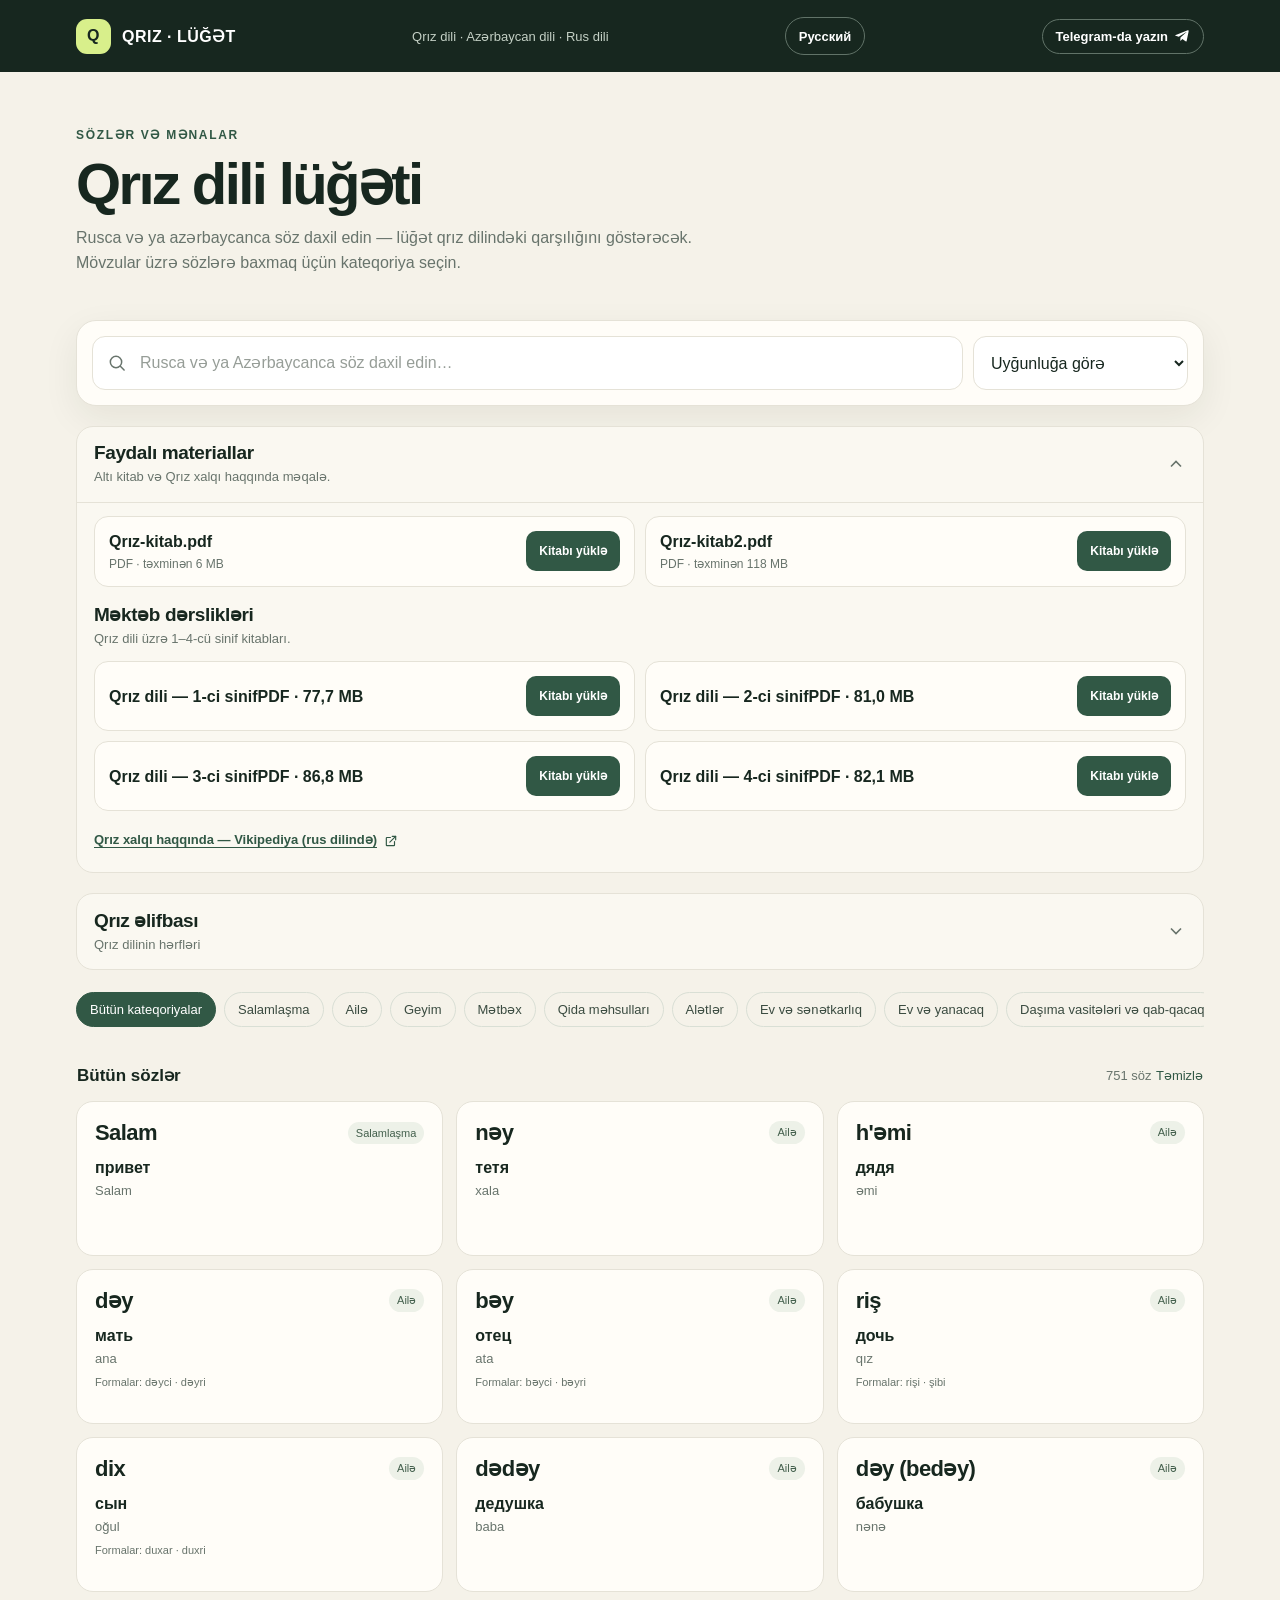
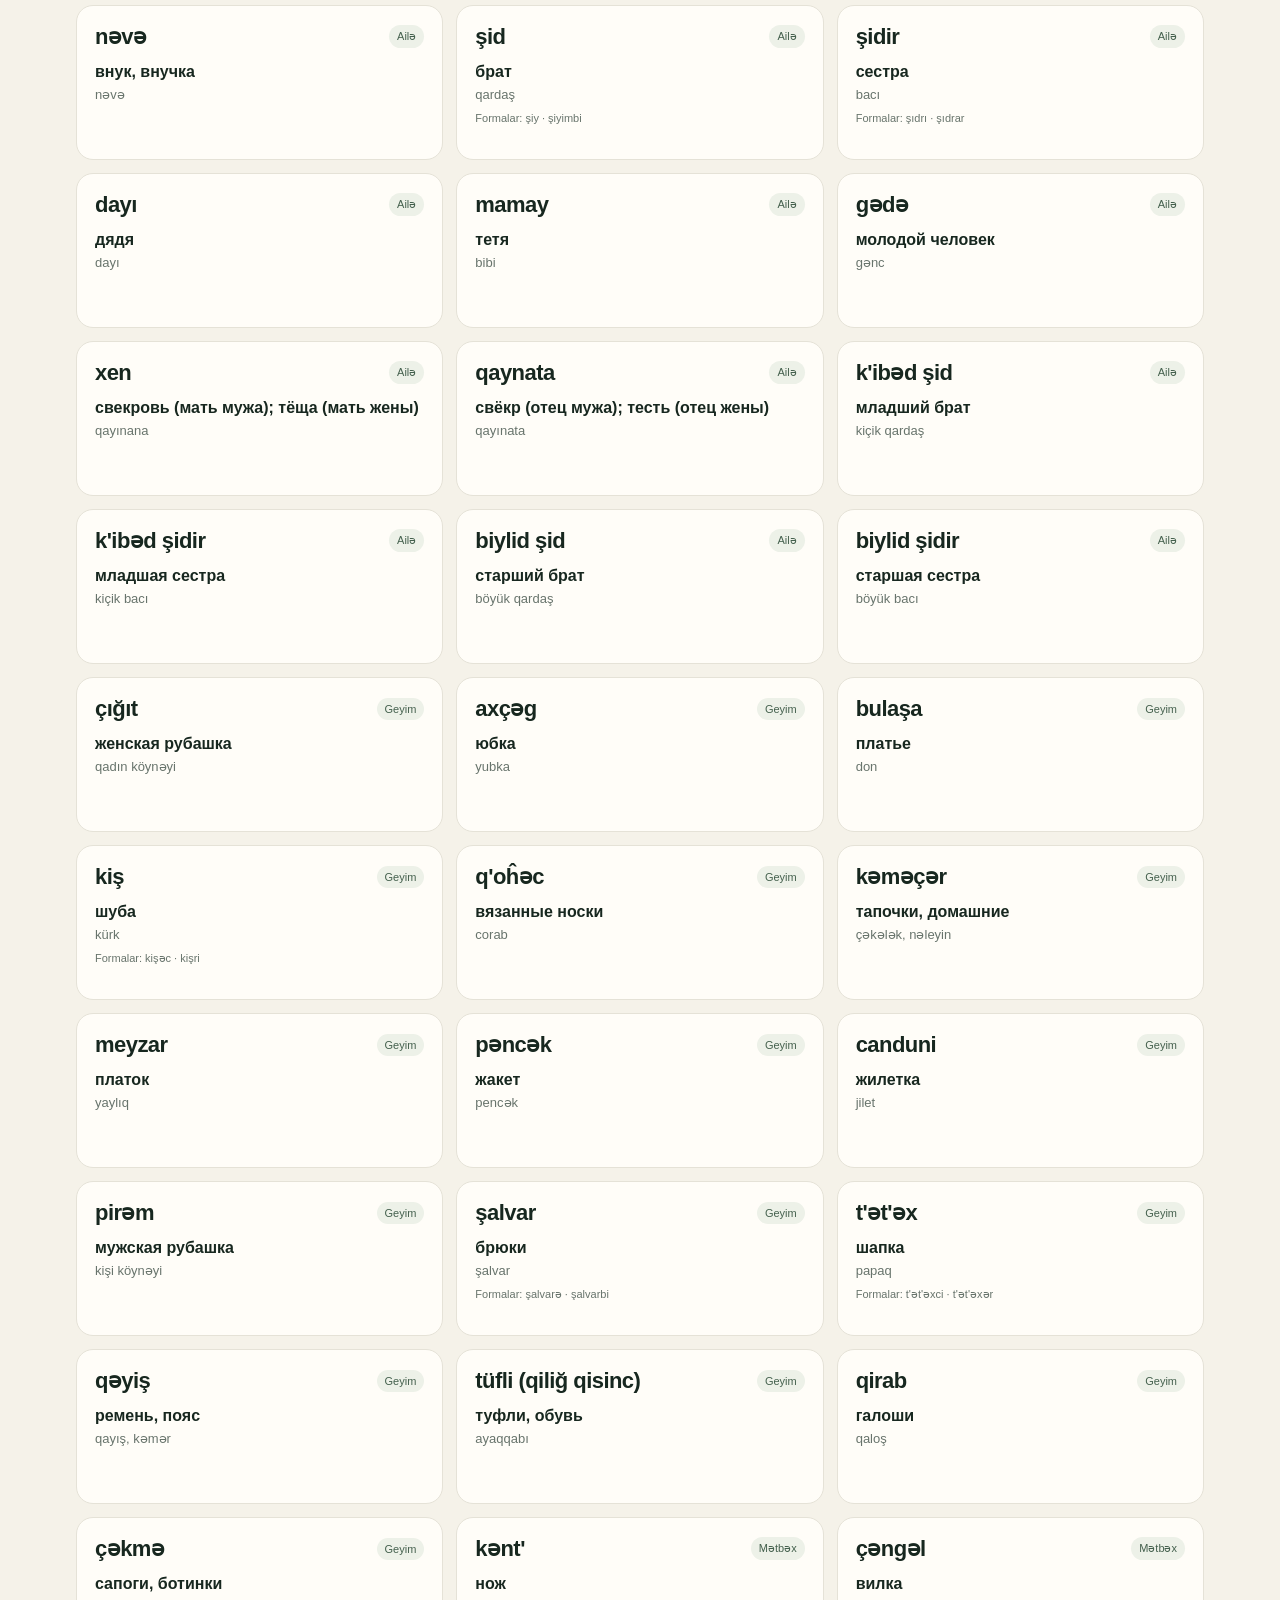
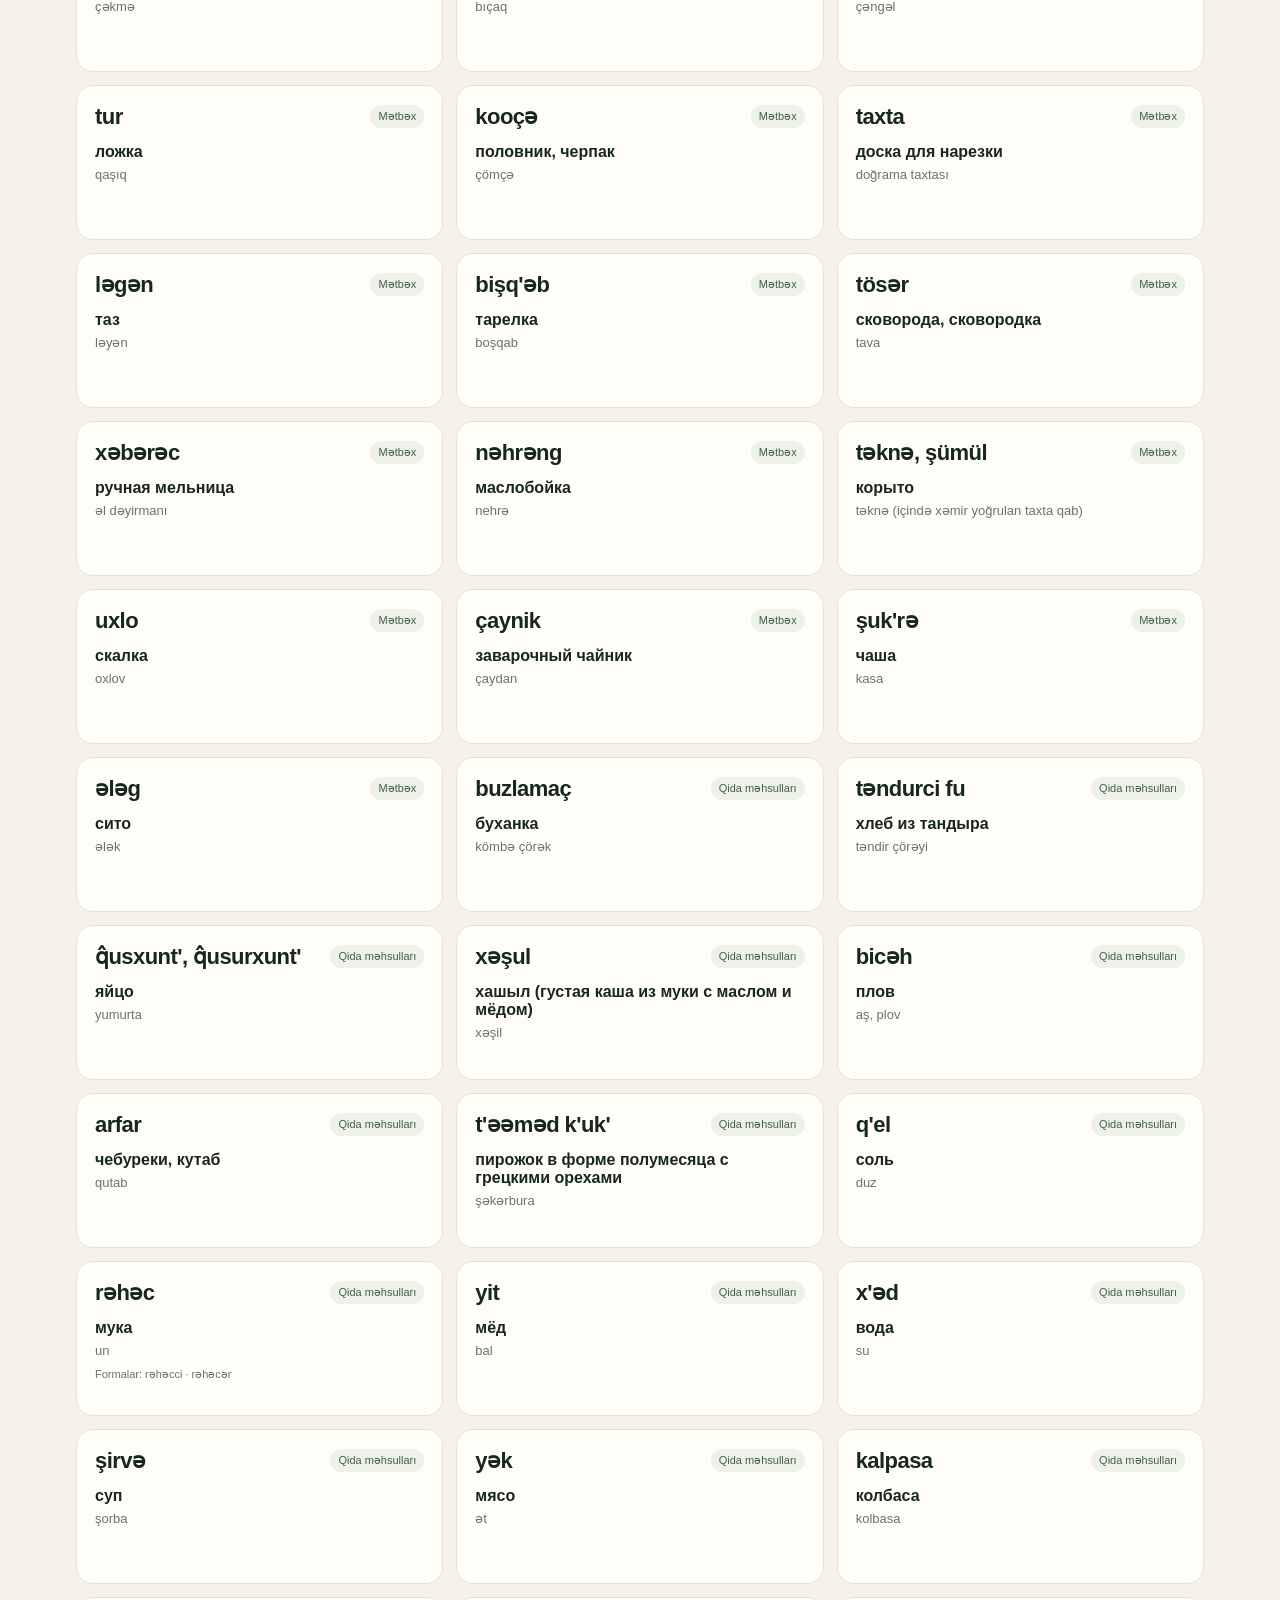
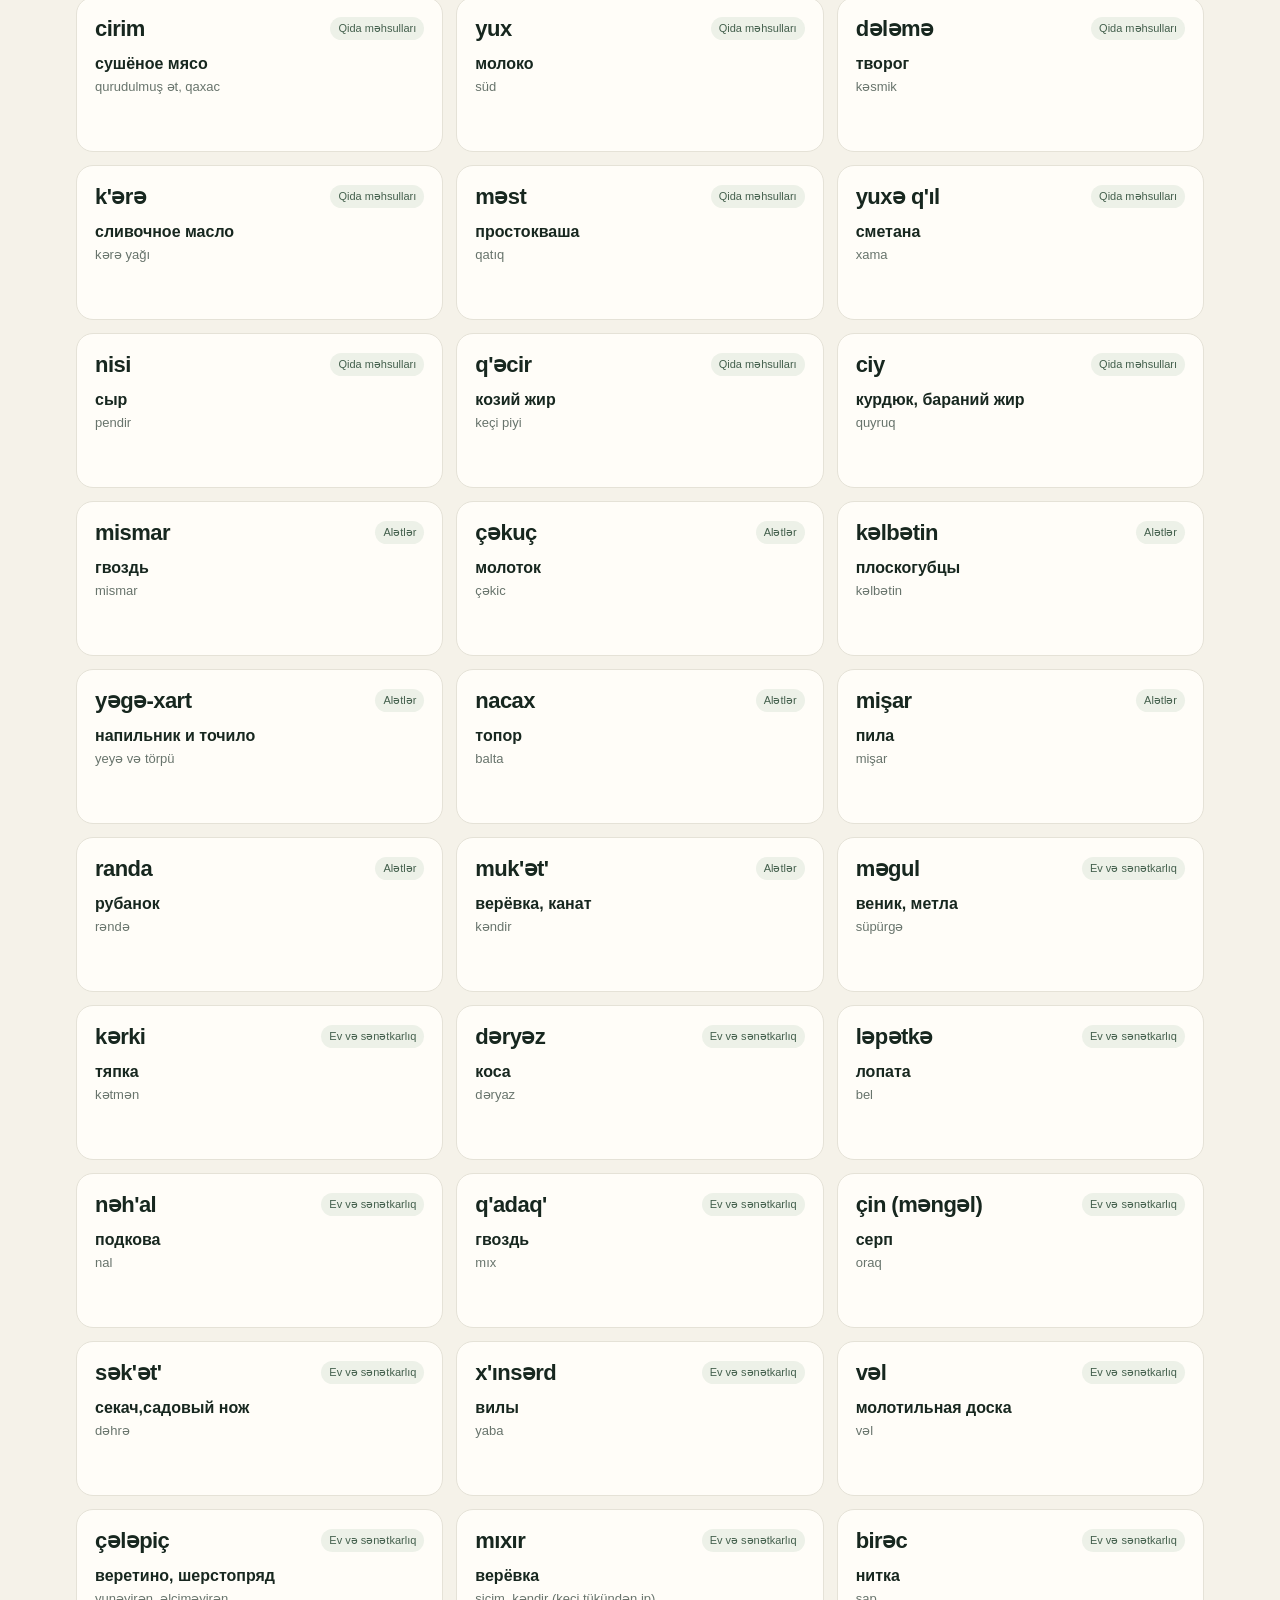
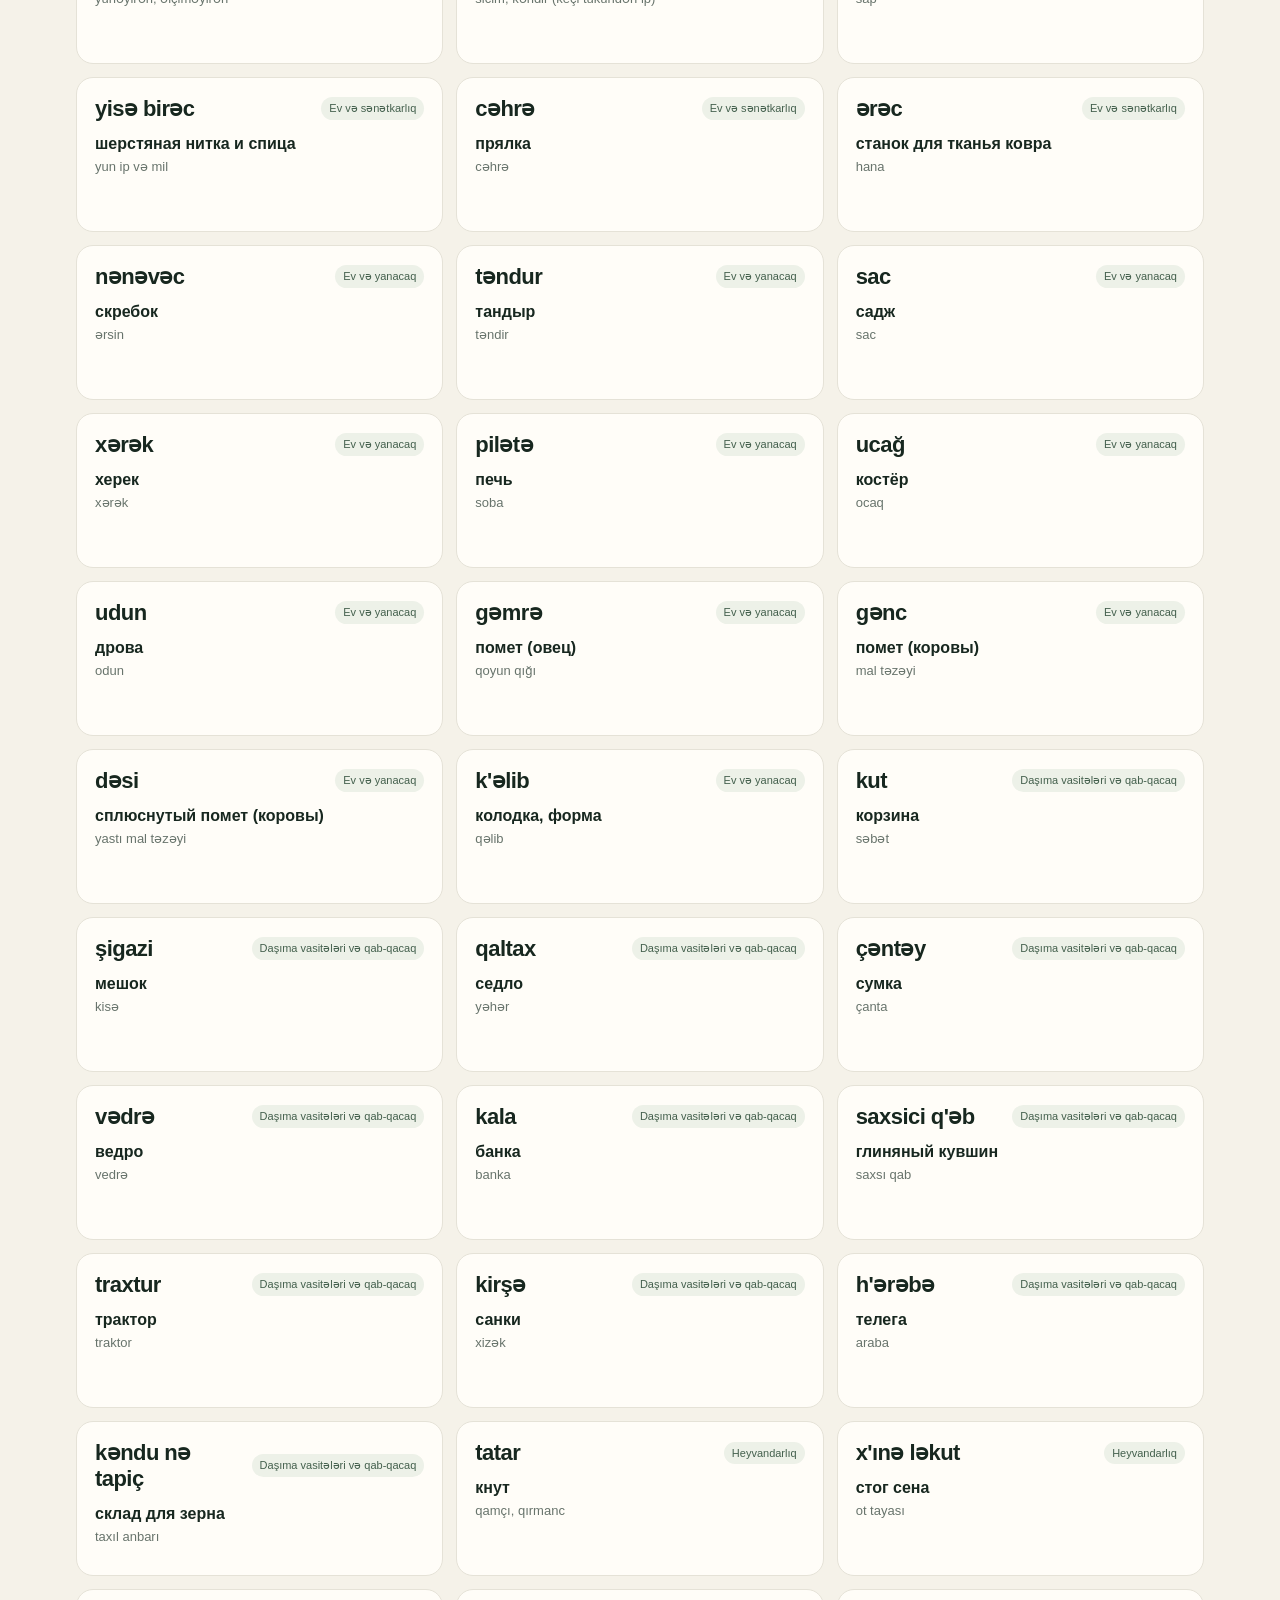
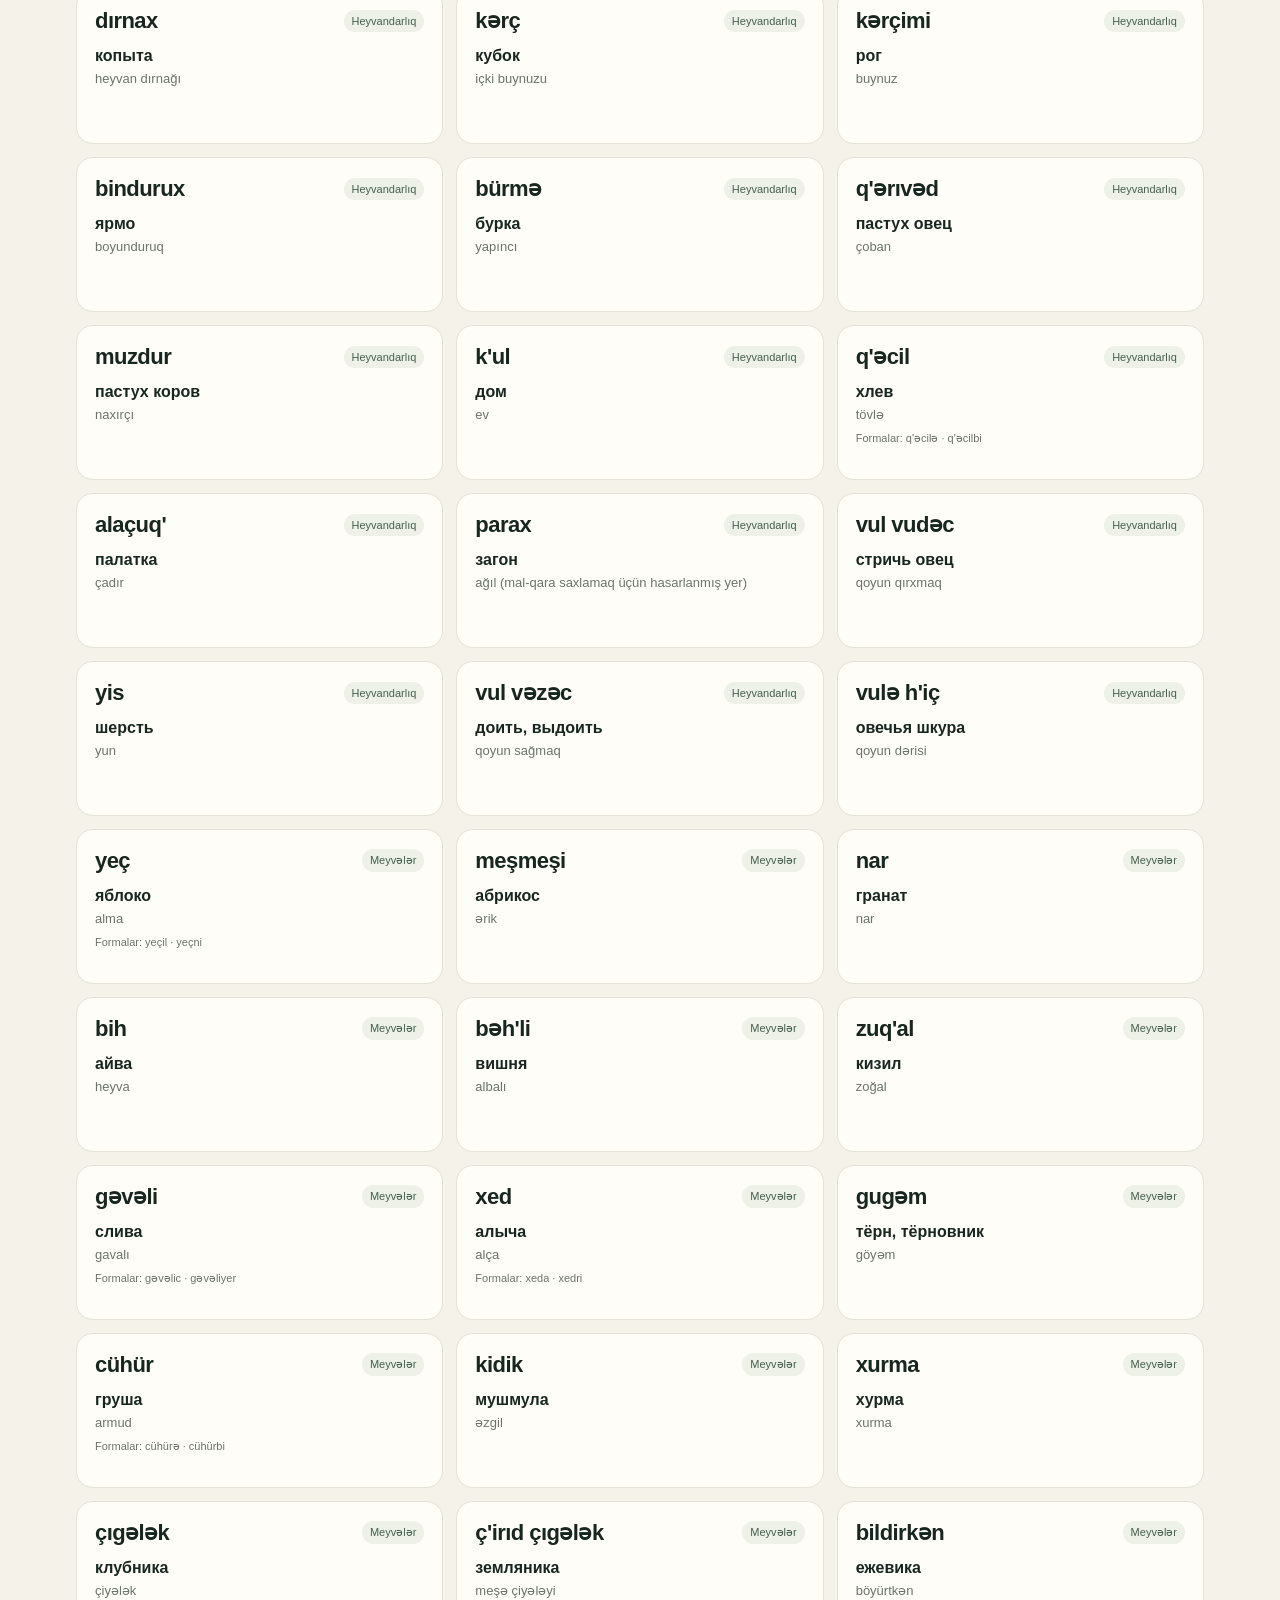
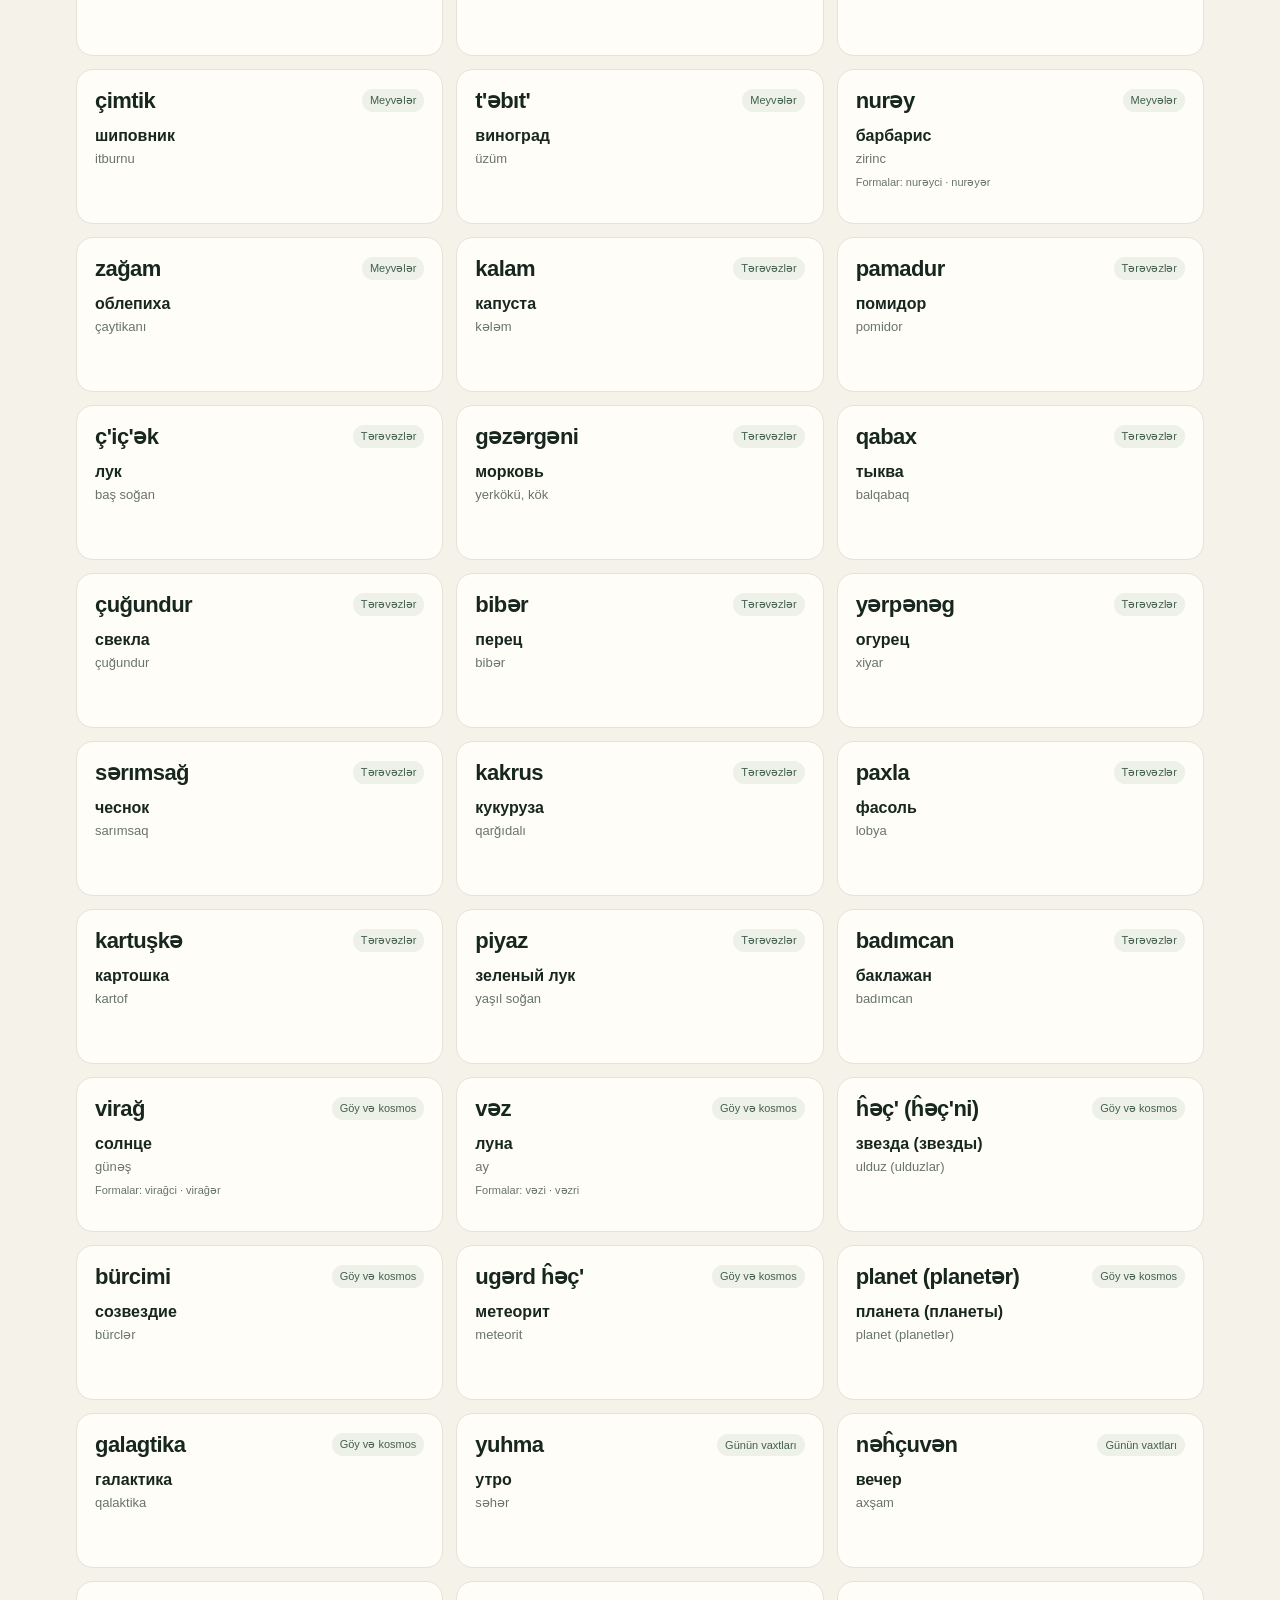
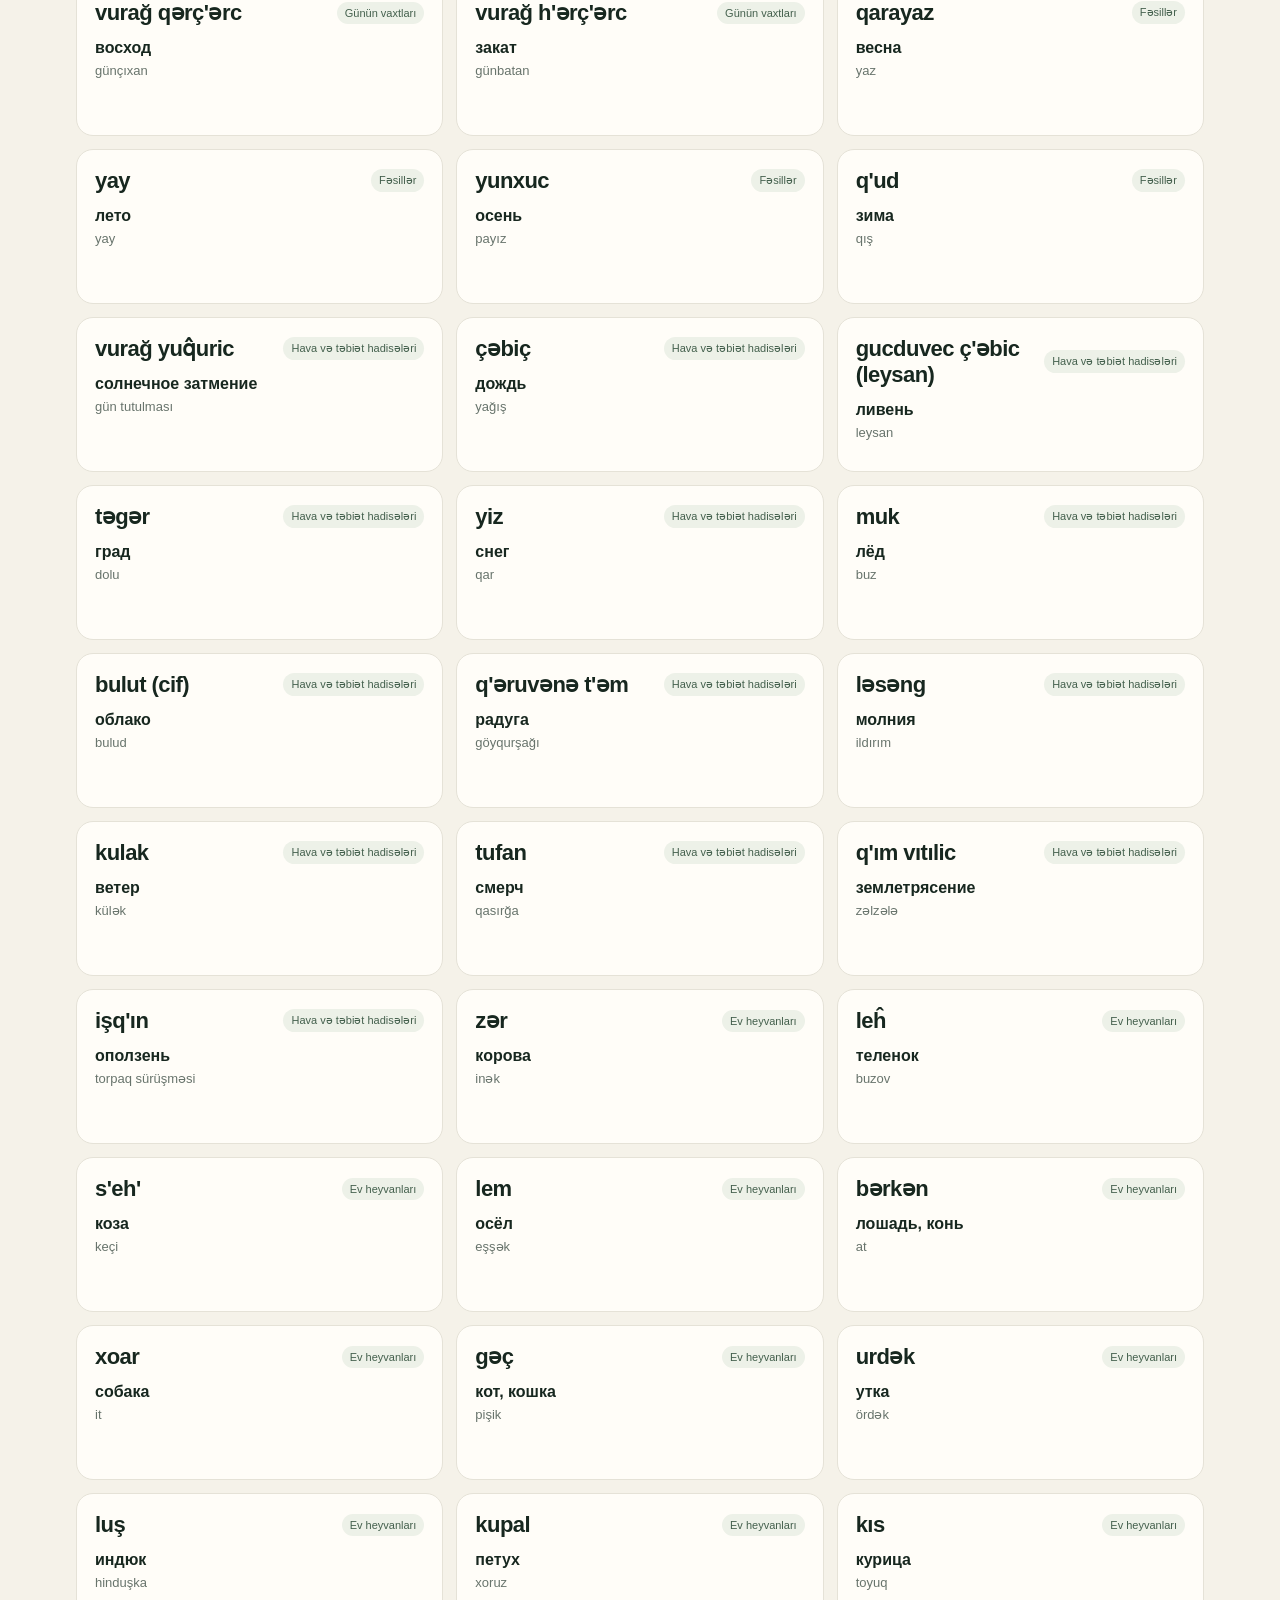
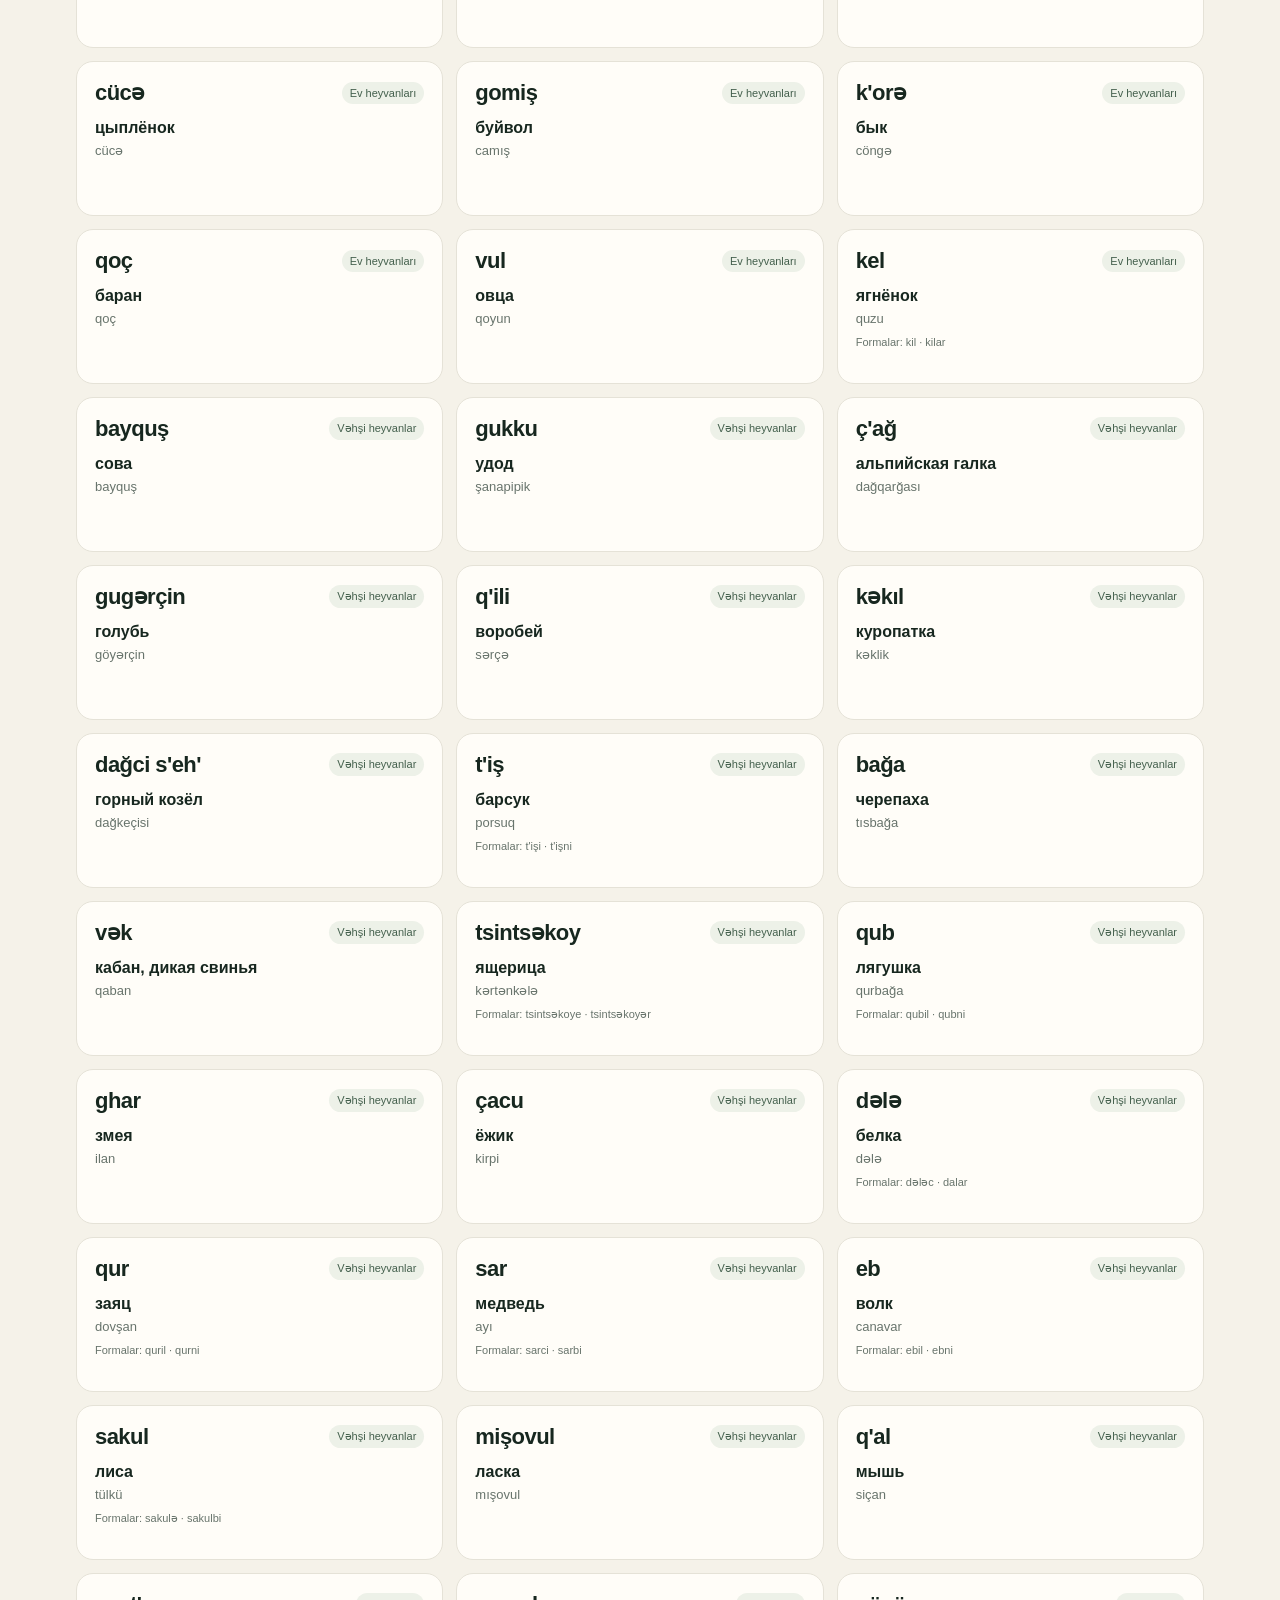
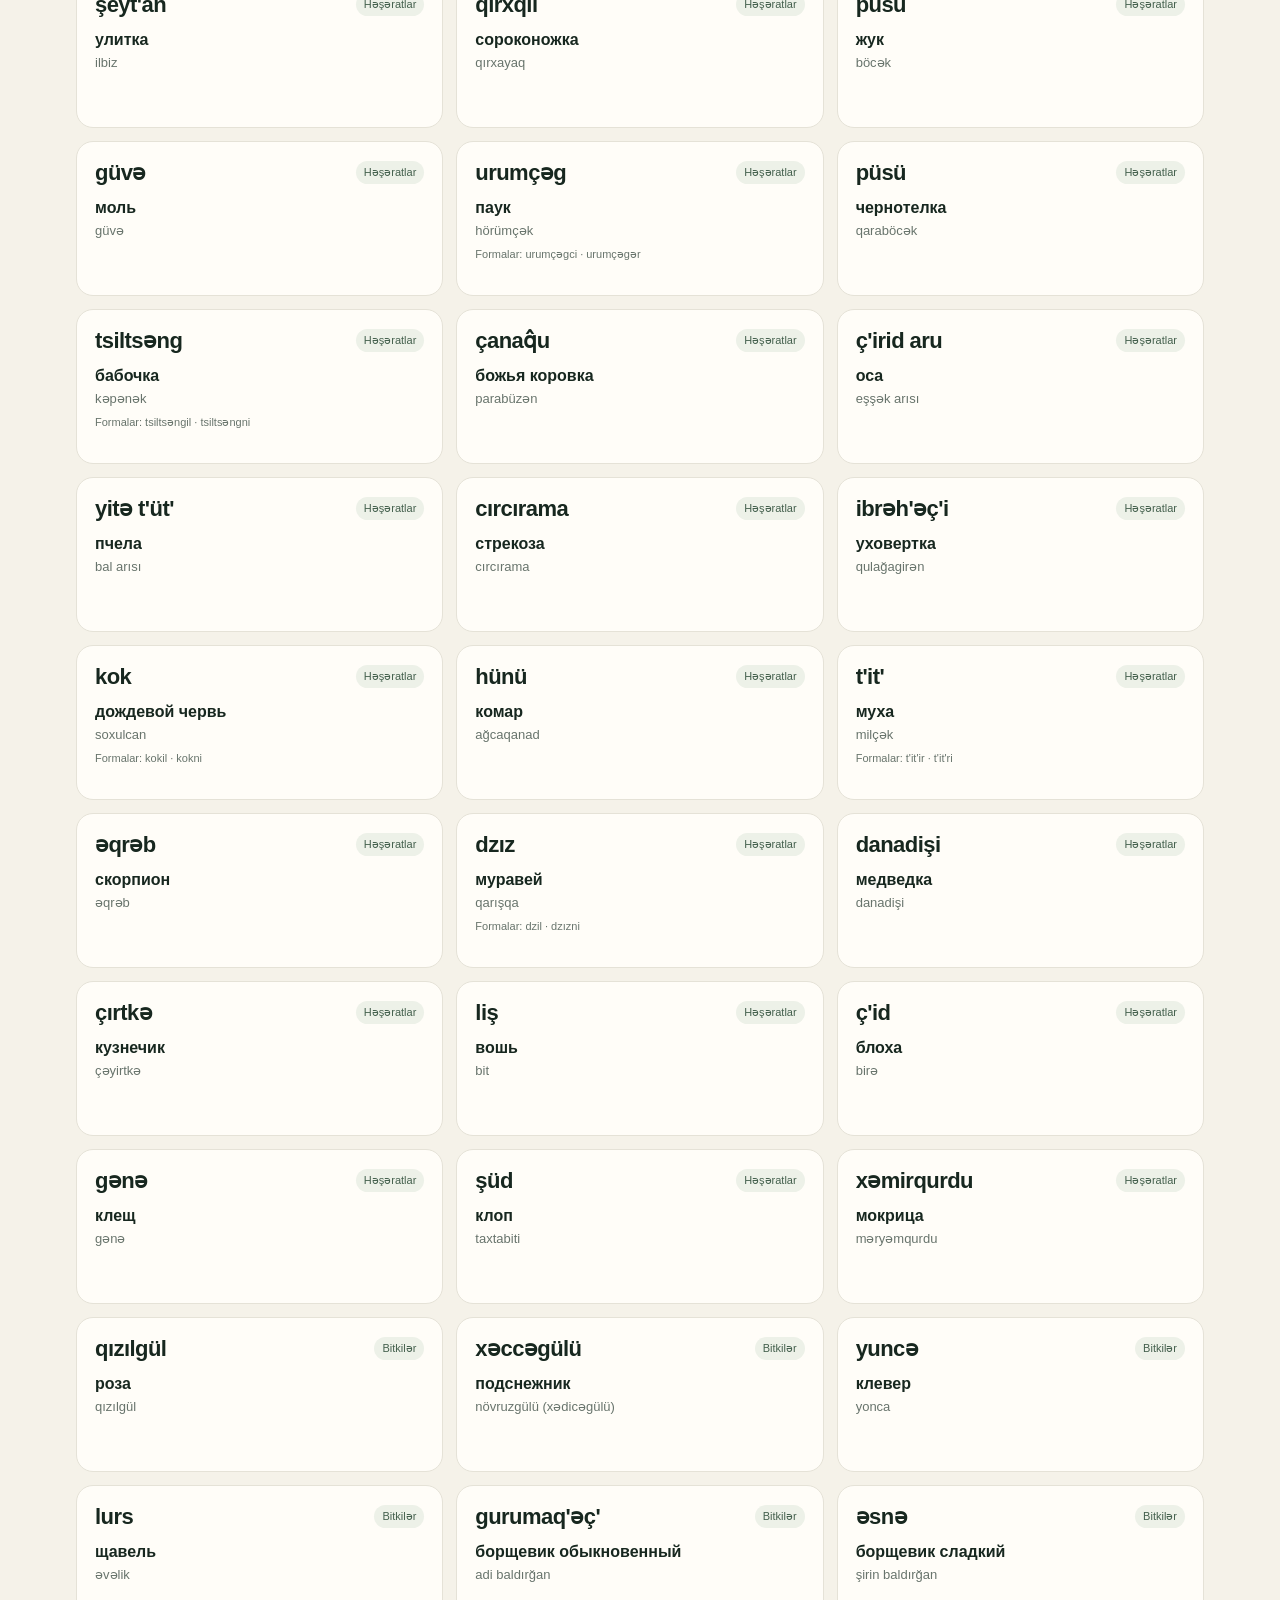
<file: index.html>
<!doctype html>
<html lang="az"><head><meta charset="utf-8"><meta name="viewport" content="width=device-width, initial-scale=1, viewport-fit=cover"><link rel="icon" type="image/svg+xml" href="./favicon.svg"><meta name="description" content="Rus və Azərbaycan dillərindən qrız dilinə onlayn lüğət."><title>Qrız dili lüğəti — QRIZ</title>
<style>
:root{--ink:#17271f;--muted:#68746c;--cream:#f5f2e9;--paper:#fffdf8;--line:#e5e2d7;--green:#315845;--lime:#d8ef8b;--orange:#e18b56;--shadow:0 12px 36px #1a281412}*{box-sizing:border-box}body{margin:0;background:var(--cream);color:var(--ink);font-family:ui-sans-serif,-apple-system,BlinkMacSystemFont,"Segoe UI",sans-serif}button,input,select{font:inherit}.wrap{max-width:1180px;margin:auto;padding:0 26px}.top{background:var(--ink);color:#fff;padding:17px 0}.topinner{display:flex;align-items:center;justify-content:space-between}.brand{display:flex;gap:11px;align-items:center;font-weight:750;letter-spacing:.03em}.mark{width:35px;height:35px;display:grid;place-items:center;background:var(--lime);color:var(--ink);border-radius:11px;font-weight:900}.lang-note{color:#c4d0c5;font-size:13px}.language-toggle{display:inline-flex;align-items:center;justify-content:center;min-height:38px;padding:0 13px;border:1px solid #617368;border-radius:999px;background:transparent;color:#fff;font-weight:700;font-size:13px;cursor:pointer}.language-toggle:hover{background:#315845;border-color:#829487}.owner-link{display:inline-flex;align-items:center;justify-content:center;gap:7px;border:1px solid #617368;border-radius:999px;padding:9px 13px;color:#fff;text-decoration:none;font-size:13px;font-weight:650;white-space:nowrap}.owner-link:hover{background:#315845;border-color:#829487}.owner-link svg{width:15px;height:15px;flex:none}.hero{padding:56px 0 27px}.eyebrow{text-transform:uppercase;font-size:12px;letter-spacing:.14em;font-weight:750;color:var(--green)}h1{font-size:clamp(34px,6vw,58px);letter-spacing:-.045em;line-height:1.03;margin:12px 0 12px}.sub{color:var(--muted);max-width:650px;line-height:1.55;margin:0}.searchpanel{background:var(--paper);border:1px solid var(--line);border-radius:20px;padding:15px;box-shadow:var(--shadow);display:grid;grid-template-columns:1fr 215px;gap:10px;margin:18px 0 20px}.searchbox{display:flex;align-items:center;gap:11px;padding:0 14px;border:1px solid var(--line);border-radius:13px;min-height:54px;background:white}.searchbox svg{flex:none;color:var(--muted)}.searchbox input{width:100%;border:0;outline:0;background:transparent;color:var(--ink);font-size:16px;min-width:0}.searchbox input::placeholder{color:#969d97}.searchpanel select{border:1px solid var(--line);background:#fff;border-radius:13px;padding:0 13px;color:var(--ink);min-height:54px}.cats{display:flex;gap:8px;overflow:auto;padding:2px 0 13px;scrollbar-width:thin}.chip{border:1px solid #d9dfd5;background:transparent;color:#3a4b40;border-radius:999px;padding:9px 13px;white-space:nowrap;font-size:13px;cursor:pointer}.chip:hover,.chip.active{background:var(--green);border-color:var(--green);color:white}.resultshead{display:flex;align-items:center;justify-content:space-between;margin:22px 1px 12px}.resultshead h2{font-size:17px;margin:0}.count{font-size:13px;color:var(--muted)}.grid{display:grid;grid-template-columns:repeat(3,minmax(0,1fr));gap:13px;padding-bottom:54px}.card{background:var(--paper);border:1px solid var(--line);border-radius:17px;padding:18px;min-height:155px;transition:transform .15s,box-shadow .15s}.card:hover{transform:translateY(-2px);box-shadow:var(--shadow)}.cardtop{display:flex;align-items:center;justify-content:space-between;gap:8px}.word{font-size:22px;font-weight:750;letter-spacing:-.025em;overflow-wrap:anywhere}.tag{font-size:11px;background:#edf1e8;color:#44604d;padding:5px 8px;border-radius:99px;white-space:nowrap}.ru{font-size:16px;font-weight:650;margin:13px 0 6px}.forms{color:var(--muted);font-size:11px;line-height:1.45;margin-top:9px;overflow-wrap:anywhere}.az{font-size:13px;color:var(--muted)}.en{font-size:12px;color:#879089;margin-top:6px}.note{font-size:11px;color:#8c5b2d;margin-top:8px;line-height:1.4}.empty{grid-column:1/-1;text-align:center;padding:50px 20px;border:1px dashed #c9cec4;border-radius:17px;color:var(--muted)}.footer{border-top:1px solid var(--line);padding:20px 0 30px;color:var(--muted);font-size:12px;line-height:1.5}.about{max-width:750px}.wiki-link{display:inline-flex;align-items:center;gap:7px;margin-top:13px;padding:7px 0;color:var(--green);font-size:13px;font-weight:650;line-height:1.4;text-decoration:underline;text-underline-offset:3px}.wiki-link:hover{color:var(--ink)}.wiki-link svg{width:14px;height:14px;flex:none}.books{margin:18px 0 20px;border:1px solid var(--line);border-radius:17px;background:#faf8f1;overflow:hidden}.resources-summary{display:flex;align-items:center;justify-content:space-between;gap:16px;padding:15px 17px;cursor:pointer;list-style:none}.resources-summary::-webkit-details-marker{display:none}.resources-heading{display:flex;flex-direction:column;gap:4px}.resources-title{font-size:19px;font-weight:750;letter-spacing:-.02em}.books-intro{color:var(--muted);font-size:13px;line-height:1.4}.resources-chevron{width:20px;height:20px;flex:none;color:var(--muted);transition:transform .15s}.books[open] .resources-chevron{transform:rotate(180deg)}.resources-content{padding:0 17px 15px}.books[open] .resources-summary{border-bottom:1px solid var(--line)}.booklist{display:grid;grid-template-columns:repeat(2,minmax(0,1fr));gap:10px;padding-top:13px}.book{display:flex;align-items:center;justify-content:space-between;gap:12px;padding:14px;background:var(--paper);border:1px solid var(--line);border-radius:14px}.book-title{font-weight:700;line-height:1.35;overflow-wrap:anywhere}.book-size{display:block;color:var(--muted);font-size:12px;font-weight:400;margin-top:4px}.downloadlink{flex:none;display:inline-flex;align-items:center;justify-content:center;min-height:40px;padding:0 13px;background:var(--green);color:white;text-decoration:none;border-radius:10px;font-weight:650;font-size:12px;white-space:nowrap}.downloadlink:hover{background:var(--ink)}.clear{border:0;background:transparent;color:var(--green);cursor:pointer;padding:6px 0;font-size:13px}.alphabet{margin-top:0}.letter-grid{display:grid;grid-template-columns:repeat(8,minmax(0,1fr));gap:7px}.letter{display:flex;align-items:baseline;justify-content:center;gap:8px;min-height:42px;padding:8px 5px;border:1px solid var(--line);border-radius:10px;background:var(--paper);font-size:16px}.letter strong{font-weight:750}.letter span{color:var(--muted);font-size:13px}.clear:hover{text-decoration:underline}.hide{display:none!important}@media(max-width:760px){.wrap{padding:0 16px}.hero{padding:38px 0 19px}.searchpanel{grid-template-columns:1fr;padding:11px;border-radius:16px}.searchpanel select{min-height:48px}.searchbox{min-height:52px}.grid{grid-template-columns:repeat(2,minmax(0,1fr));gap:9px}.card{padding:14px;min-height:143px}.word{font-size:19px}.ru{font-size:14px}.tag{font-size:10px}.lang-note{font-size:11px}}@media(max-width:600px){.topinner{display:grid;grid-template-columns:minmax(0,1fr) auto;gap:9px}.lang-note{display:none}.language-toggle{grid-column:2;grid-row:1;min-height:36px;padding:0 11px;font-size:12px}.owner-link{grid-column:1/-1;justify-self:start;padding:7px 10px;font-size:12px}.books{margin:12px 0 18px;border-radius:14px}.resources-summary{min-height:62px;padding:12px 13px}.resources-title{font-size:16px}.books-intro{font-size:12px}.resources-content{padding:0 12px 12px}.booklist{grid-template-columns:1fr;gap:0;padding-top:4px}.book{align-items:center;flex-direction:row;gap:10px;padding:12px 0;border:0;border-bottom:1px solid var(--line);border-radius:0;background:transparent}.book:last-child{border-bottom:0}.book-title{font-size:13px}.book-size{font-size:11px}.downloadlink{width:auto;min-height:36px;padding:0 10px;font-size:11px}.wiki-link{margin-top:7px;font-size:12px}.letter-grid{grid-template-columns:repeat(5,minmax(0,1fr));gap:6px}.letter{min-height:40px;padding:7px 3px;gap:5px;font-size:15px}}@media(max-width:430px){.grid{grid-template-columns:1fr}.card{min-height:auto}.cardtop{align-items:flex-start}.hero{padding-top:30px}h1{font-size:38px}.sub{font-size:14px}.resultshead{margin-top:17px}.letter-grid{grid-template-columns:repeat(4,minmax(0,1fr))}}
</style></head><body><header class="top"><div class="wrap topinner"><div class="brand"><span class="mark">Q</span><span id="brand-name">QRIZ · LÜĞƏT</span></div><div class="lang-note" id="lang-note">Qrız dili · Azərbaycan dili · Rus dili</div><button class="language-toggle" id="languageToggle" type="button" aria-label="Rus dilinə keç">Русский</button><a class="owner-link" href="https://t.me/poladliii" target="_blank" rel="noopener noreferrer" aria-label="Telegram-da yazın"><span id="owner-contact">Telegram-da yazın</span> <svg viewBox="0 0 24 24" fill="currentColor" aria-hidden="true"><path d="M21.7 4.4 18.6 19c-.2 1-1 1.2-1.8.7l-5-3.7-2.4 2.3c-.3.3-.5.5-1 .5l.4-5.1 9.3-8.4c.4-.4-.1-.6-.6-.2L6 12.4 1.1 10.9c-1.1-.3-1.1-1 .2-1.5L20.4 2c.9-.3 1.7.2 1.3 2.4Z"/></svg></a></div></header>
<main class="wrap"><section class="hero"><div class="eyebrow" id="hero-eyebrow">Sözlər və mənalar</div><h1 id="hero-title">Qrız dili lüğəti</h1><p class="sub" id="hero-sub">Rusca və ya azərbaycanca söz daxil edin — lüğət qrız dilindəki qarşılığını göstərəcək. Mövzular üzrə sözlərə baxmaq üçün kateqoriya seçin.</p></section>
<section class="searchpanel" id="search-panel" aria-label="Lüğətdə axtarış"><label class="searchbox"><svg width="20" height="20" viewBox="0 0 24 24" fill="none" aria-hidden="true"><circle cx="10.8" cy="10.8" r="6.8" stroke="currentColor" stroke-width="1.8"/><path d="m16 16 4.5 4.5" stroke="currentColor" stroke-width="1.8" stroke-linecap="round"/></svg><input id="q" type="search" placeholder="Rusca və ya Azərbaycanca söz daxil edin…" autocomplete="off" aria-label="Söz tap"></label><select id="sort" aria-label="Sözlərin sıralanması"><option value="relevance">Uyğunluğa görə</option><option value="alpha">Qrız əlifbasına görə</option></select></section>
<details class="books" id="resources" aria-labelledby="books-title"><summary class="resources-summary"><span class="resources-heading"><span class="resources-title" id="books-title">Faydalı materiallar</span><span class="books-intro" id="books-intro">Altı kitab və Qrız xalqı haqqında məqalə.</span></span><svg class="resources-chevron" viewBox="0 0 24 24" fill="none" stroke="currentColor" stroke-width="2" aria-hidden="true"><path d="m6 9 6 6 6-6"/></svg></summary><div class="resources-content"><div class="booklist"><article class="book"><div class="book-title">Qrız-kitab.pdf<span class="book-size">PDF · təxminən 6 MB</span></div><a class="downloadlink" href="./books/qriz-kitab.pdf" download="Qrız-kitab.pdf">Kitabı yüklə</a></article><article class="book"><div class="book-title">Qrız-kitab2.pdf<span class="book-size">PDF · təxminən 118 MB</span></div><a class="downloadlink" href="https://github.com/poladliii/poladliii.github.io/releases/download/book/qriz-kitab2.pdf" download="Qrız-kitab2.pdf">Kitabı yüklə</a></article></div><div class="resources-heading" style="margin-top:16px"><span class="resources-title" id="class-books-title">Məktəb dərslikləri</span><span class="books-intro" id="class-books-intro">Qrız dili üzrə 1–4-cü sinif kitabları.</span></div><div class="booklist"><article class="book"><div class="book-title"><span class="class-book-name" data-az="Qrız dili — 1-ci sinif" data-ru="Грызский язык — 1 класс">Qrız dili — 1-ci sinif</span><span class="classbook-size" data-size-key="classBookSize1">PDF · 77,7 MB</span></div><a class="downloadlink" href="https://github.com/poladliii/poladliii.github.io/releases/download/book/qriz-dili-1-sinif.pdf" download="qriz-dili-1-sinif.pdf">Kitabı yüklə</a></article><article class="book"><div class="book-title"><span class="class-book-name" data-az="Qrız dili — 2-ci sinif" data-ru="Грызский язык — 2 класс">Qrız dili — 2-ci sinif</span><span class="classbook-size" data-size-key="classBookSize2">PDF · 81,0 MB</span></div><a class="downloadlink" href="https://github.com/poladliii/poladliii.github.io/releases/download/book/qriz-dili-2-sinif.pdf" download="qriz-dili-2-sinif.pdf">Kitabı yüklə</a></article><article class="book"><div class="book-title"><span class="class-book-name" data-az="Qrız dili — 3-ci sinif" data-ru="Грызский язык — 3 класс">Qrız dili — 3-ci sinif</span><span class="classbook-size" data-size-key="classBookSize3">PDF · 86,8 MB</span></div><a class="downloadlink" href="https://github.com/poladliii/poladliii.github.io/releases/download/book/qriz-dili-3-sinif.pdf" download="qriz-dili-3-sinif.pdf">Kitabı yüklə</a></article><article class="book"><div class="book-title"><span class="class-book-name" data-az="Qrız dili — 4-ci sinif" data-ru="Грызский язык — 4 класс">Qrız dili — 4-ci sinif</span><span class="classbook-size" data-size-key="classBookSize4">PDF · 82,1 MB</span></div><a class="downloadlink" href="https://github.com/poladliii/poladliii.github.io/releases/download/book/qriz-dili-4-sinif.pdf" download="qriz-dili-4-sinif.pdf">Kitabı yüklə</a></article></div><a class="wiki-link" id="people-wiki" href="https://ru.wikipedia.org/wiki/%D0%9A%D1%80%D1%8B%D0%B7%D1%8B" target="_blank" rel="noopener noreferrer"><span id="people-wiki-label">Qrız xalqı haqqında — Vikipediya (rus dilində)</span><svg viewBox="0 0 24 24" fill="none" stroke="currentColor" stroke-width="2" stroke-linecap="round" stroke-linejoin="round" aria-hidden="true"><path d="M14 4h6v6"/><path d="M20 4 10 14"/><path d="M18 13v6a1 1 0 0 1-1 1H5a1 1 0 0 1-1-1V7a1 1 0 0 1 1-1h6"/></svg></a></div></details><details class="books alphabet" id="alphabet" aria-labelledby="alphabet-title"><summary class="resources-summary"><span class="resources-heading"><span class="resources-title" id="alphabet-title">Qrız əlifbası</span><span class="books-intro" id="alphabet-hint">Qrız dilinin hərfləri</span></span><svg class="resources-chevron" viewBox="0 0 24 24" fill="none" stroke="currentColor" stroke-width="2" aria-hidden="true"><path d="m6 9 6 6 6-6"/></svg></summary><div class="resources-content"><div class="letter-grid" aria-label="Qrız dilinin hərfləri"><span class="letter"><strong>A</strong><span>a</span></span><span class="letter"><strong>B</strong><span>b</span></span><span class="letter"><strong>C</strong><span>c</span></span><span class="letter"><strong>Ç</strong><span>ç</span></span><span class="letter"><strong>Ç’</strong><span>ç’</span></span><span class="letter"><strong>D</strong><span>d</span></span><span class="letter"><strong>E</strong><span>e</span></span><span class="letter"><strong>Ə</strong><span>ə</span></span><span class="letter"><strong>Ə’</strong><span>ə’</span></span><span class="letter"><strong>F</strong><span>f</span></span><span class="letter"><strong>G</strong><span>g</span></span><span class="letter"><strong>Ğ</strong><span>ğ</span></span><span class="letter"><strong>GH</strong><span>gh</span></span><span class="letter"><strong>H</strong><span>h</span></span><span class="letter"><strong>H’</strong><span>h’</span></span><span class="letter"><strong>Ĥ</strong><span>ĥ</span></span><span class="letter"><strong>X</strong><span>x</span></span><span class="letter"><strong>X’</strong><span>x’</span></span><span class="letter"><strong>I</strong><span>ı</span></span><span class="letter"><strong>İ</strong><span>i</span></span><span class="letter"><strong>J</strong><span>j</span></span><span class="letter"><strong>K</strong><span>k</span></span><span class="letter"><strong>K’</strong><span>k’</span></span><span class="letter"><strong>Q</strong><span>q</span></span><span class="letter"><strong>Q’</strong><span>q’</span></span><span class="letter"><strong>Q̂</strong><span>q̂</span></span><span class="letter"><strong>L</strong><span>l</span></span><span class="letter"><strong>M</strong><span>m</span></span><span class="letter"><strong>N</strong><span>n</span></span><span class="letter"><strong>O</strong><span>o</span></span><span class="letter"><strong>Ö</strong><span>ö</span></span><span class="letter"><strong>P</strong><span>p</span></span><span class="letter"><strong>P’</strong><span>p’</span></span><span class="letter"><strong>R</strong><span>r</span></span><span class="letter"><strong>S</strong><span>s</span></span><span class="letter"><strong>Ş</strong><span>ş</span></span><span class="letter"><strong>T</strong><span>t</span></span><span class="letter"><strong>T’</strong><span>t’</span></span><span class="letter"><strong>TS</strong><span>ts</span></span><span class="letter"><strong>TS’</strong><span>ts’</span></span><span class="letter"><strong>U</strong><span>u</span></span><span class="letter"><strong>Ü</strong><span>ü</span></span><span class="letter"><strong>V</strong><span>v</span></span><span class="letter"><strong>Y</strong><span>y</span></span><span class="letter"><strong>Z</strong><span>z</span></span><span class="letter"><strong>Dz</strong><span>dz</span></span></div></div></details><nav class="cats" id="cats" aria-label="Kateqoriyalar"></nav><div class="resultshead"><h2 id="heading">Bütün sözlər</h2><div><span class="count" id="count"></span> <button class="clear" id="clear">Təmizlə</button></div></div><section class="grid" id="grid" aria-live="polite"></section>
</main>
<script>const entries=[{"qr":"Salam","az":"Salam","ru":"привет","category":"Приветствия","page":10},{"qr":"nəy","az":"xala","ru":"тетя","category":"Семья","page":6},{"qr":"h'əmi","az":"əmi","ru":"дядя","category":"Семья","page":6},{"qr":"dəy","az":"ana","ru":"мать","category":"Семья","page":6,"forms":["dəyci","dəyri"]},{"qr":"bəy","az":"ata","ru":"отец","category":"Семья","page":6,"forms":["bəyci","bəyri"]},{"qr":"riş","az":"qız","ru":"дочь","category":"Семья","page":6,"forms":["rişi","şibi"]},{"qr":"dix","az":"oğul","ru":"сын","category":"Семья","page":6,"forms":["duxar","duxri"]},{"qr":"dədəy","az":"baba","ru":"дедушка","category":"Семья","page":6},{"qr":"dəy (bedəy)","az":"nənə","ru":"бабушка","category":"Семья","page":6},{"qr":"nəvə","az":"nəvə","ru":"внук, внучка","category":"Семья","page":6},{"qr":"şid","az":"qardaş","ru":"брат","category":"Семья","page":6,"forms":["şiy","şiyimbi"]},{"qr":"şidir","az":"bacı","ru":"сестра","category":"Семья","page":6,"forms":["şıdrı","şıdrar"]},{"qr":"dayı","az":"dayı","ru":"дядя","category":"Семья","page":7},{"qr":"mamay","az":"bibi","ru":"тетя","category":"Семья","page":7},{"qr":"gədə","az":"gənc","ru":"молодой человек","category":"Семья","page":7},{"qr":"xen","az":"qayınana","ru":"свекровь (мать мужа); тёща (мать жены)","category":"Семья","page":7},{"qr":"qaynata","az":"qayınata","ru":"свёкр (отец мужа); тесть (отец жены)","category":"Семья","page":7},{"qr":"k'ibəd şid","az":"kiçik qardaş","ru":"младший брат","category":"Семья","page":7},{"qr":"k'ibəd şidir","az":"kiçik bacı","ru":"младшая сестра","category":"Семья","page":7},{"qr":"biylid şid","az":"böyük qardaş","ru":"старший брат","category":"Семья","page":7},{"qr":"biylid şidir","az":"böyük bacı","ru":"старшая сестра","category":"Семья","page":7},{"qr":"çığıt","az":"qadın köynəyi","ru":"женская рубашка","category":"Одежда","page":8},{"qr":"axçəg","az":"yubka","ru":"юбка","category":"Одежда","page":8},{"qr":"bulaşa","az":"don","ru":"платье","category":"Одежда","page":8},{"qr":"kiş","az":"kürk","ru":"шуба","category":"Одежда","page":8,"forms":["kişəc","kişri"]},{"qr":"q'oĥəc","az":"corab","ru":"вязанные носки","category":"Одежда","page":8},{"qr":"kəməçər","az":"çəkələk, nəleyin","ru":"тапочки, домашние","category":"Одежда","page":8},{"qr":"meyzar","az":"yaylıq","ru":"платок","category":"Одежда","page":8},{"qr":"pəncək","az":"pencək","ru":"жакет","category":"Одежда","page":9},{"qr":"canduni","az":"jilet","ru":"жилетка","category":"Одежда","page":9},{"qr":"pirəm","az":"kişi köynəyi","ru":"мужская рубашка","category":"Одежда","page":9},{"qr":"şalvar","az":"şalvar","ru":"брюки","category":"Одежда","page":9,"forms":["şalvarə","şalvarbi"]},{"qr":"t'ət'əx","az":"papaq","ru":"шапка","category":"Одежда","page":8,"forms":["t'ət'əxci","t'ət'əxər"]},{"qr":"qəyiş","az":"qayış, kəmər","ru":"ремень, пояс","category":"Одежда","page":9},{"qr":"tüfli (qiliğ qisinc)","az":"ayaqqabı","ru":"туфли, обувь","category":"Одежда","page":9},{"qr":"qirab","az":"qaloş","ru":"галоши","category":"Одежда","page":9},{"qr":"çəkmə","az":"çəkmə","ru":"сапоги, ботинки","category":"Одежда","page":9},{"qr":"kənt'","az":"bıçaq","ru":"нож","category":"Кухня","page":10},{"qr":"çəngəl","az":"çəngəl","ru":"вилка","category":"Кухня","page":10},{"qr":"tur","az":"qaşıq","ru":"ложка","category":"Кухня","page":10},{"qr":"kooçə","az":"çömçə","ru":"половник, черпак","category":"Кухня","page":10},{"qr":"taxta","az":"doğrama taxtası","ru":"доска для нарезки","category":"Кухня","page":10},{"qr":"ləgən","az":"ləyən","ru":"таз","category":"Кухня","page":10},{"qr":"bişq'əb","az":"boşqab","ru":"тарелка","category":"Кухня","page":10},{"qr":"tösər","az":"tava","ru":"сковорода, сковородка","category":"Кухня","page":10},{"qr":"xəbərəc","az":"əl dəyirmanı","ru":"ручная мельница","category":"Кухня","page":11},{"qr":"nəhrəng","az":"nehrə","ru":"маслобойка","category":"Кухня","page":11},{"qr":"təknə, şümül","az":"təknə (içində xəmir yoğrulan taxta qab)","ru":"корыто","category":"Кухня","page":11},{"qr":"uxlo","az":"oxlov","ru":"скалка","category":"Кухня","page":11},{"qr":"çaynik","az":"çaydan","ru":"заварочный чайник","category":"Кухня","page":11},{"qr":"şuk'rə","az":"kasa","ru":"чаша","category":"Кухня","page":11},{"qr":"ələg","az":"ələk","ru":"сито","category":"Кухня","page":11},{"qr":"buzlamaç","az":"kömbə çörək","ru":"буханка","category":"Еда и продукты","page":12},{"qr":"təndurci fu","az":"təndir çörəyi","ru":"хлеб из тандыра","category":"Еда и продукты","page":12},{"qr":"q̂usxunt', q̂usurxunt'","az":"yumurta","ru":"яйцо","category":"Еда и продукты","page":12},{"qr":"xəşul","az":"xəşil","ru":"хашыл (густая каша из муки с маслом и мёдом)","category":"Еда и продукты","page":12},{"qr":"bicəh","az":"aş, plov","ru":"плов","category":"Еда и продукты","page":12},{"qr":"arfar","az":"qutab","ru":"чебуреки, кутаб","category":"Еда и продукты","page":12},{"qr":"t'əəməd k'uk'","az":"şəkərbura","ru":"пирожок в форме полумесяца с грецкими орехами","category":"Еда и продукты","page":12},{"qr":"q'el","az":"duz","ru":"соль","category":"Еда и продукты","page":13},{"qr":"rəhəc","az":"un","ru":"мука","category":"Еда и продукты","page":13,"forms":["rəhəcci","rəhəcər"]},{"qr":"yit","az":"bal","ru":"мёд","category":"Еда и продукты","page":13},{"qr":"x'əd","az":"su","ru":"вода","category":"Еда и продукты","page":13},{"qr":"şirvə","az":"şorba","ru":"суп","category":"Еда и продукты","page":13},{"qr":"yək","az":"ət","ru":"мясо","category":"Еда и продукты","page":13},{"qr":"kalpasa","az":"kolbasa","ru":"колбаса","category":"Еда и продукты","page":13},{"qr":"cirim","az":"qurudulmuş ət, qaxac","ru":"сушёное мясо","category":"Еда и продукты","page":13},{"qr":"yux","az":"süd","ru":"молоко","category":"Еда и продукты","page":13},{"qr":"dələmə","az":"kəsmik","ru":"творог","category":"Еда и продукты","page":13},{"qr":"k'ərə","az":"kərə yağı","ru":"сливочное масло","category":"Еда и продукты","page":13},{"qr":"məst","az":"qatıq","ru":"простокваша","category":"Еда и продукты","page":13},{"qr":"yuxə q'ıl","az":"xama","ru":"сметана","category":"Еда и продукты","page":13},{"qr":"nisi","az":"pendir","ru":"сыр","category":"Еда и продукты","page":13},{"qr":"q'əcir","az":"keçi piyi","ru":"козий жир","category":"Еда и продукты","page":13},{"qr":"ciy","az":"quyruq","ru":"курдюк, бараний жир","category":"Еда и продукты","page":13},{"qr":"mismar","az":"mismar","ru":"гвоздь","category":"Инструменты","page":14},{"qr":"çəkuç","az":"çəkic","ru":"молоток","category":"Инструменты","page":14},{"qr":"kəlbətin","az":"kəlbətin","ru":"плоскогубцы","category":"Инструменты","page":14},{"qr":"yəgə-xart","az":"yeyə və törpü","ru":"напильник и точило","category":"Инструменты","page":14},{"qr":"nacax","az":"balta","ru":"топор","category":"Инструменты","page":14},{"qr":"mişar","az":"mişar","ru":"пила","category":"Инструменты","page":14},{"qr":"randa","az":"rəndə","ru":"рубанок","category":"Инструменты","page":14},{"qr":"muk'ət'","az":"kəndir","ru":"верёвка, канат","category":"Инструменты","page":14},{"qr":"məgul","az":"süpürgə","ru":"веник, метла","category":"Дом и ремёсла","page":15},{"qr":"kərki","az":"kətmən","ru":"тяпка","category":"Дом и ремёсла","page":15},{"qr":"dəryəz","az":"dəryaz","ru":"коса","category":"Дом и ремёсла","page":15},{"qr":"ləpətkə","az":"bel","ru":"лопата","category":"Дом и ремёсла","page":15},{"qr":"nəh'al","az":"nal","ru":"подкова","category":"Дом и ремёсла","page":15},{"qr":"q'adaq'","az":"mıx","ru":"гвоздь","category":"Дом и ремёсла","page":15},{"qr":"çin (məngəl)","az":"oraq","ru":"серп","category":"Дом и ремёсла","page":15},{"qr":"sək'ət'","az":"dəhrə","ru":"секач,садовый нож","category":"Дом и ремёсла","page":15},{"qr":"x'ınsərd","az":"yaba","ru":"вилы","category":"Дом и ремёсла","page":15},{"qr":"vəl","az":"vəl","ru":"молотильная доска","category":"Дом и ремёсла","page":15},{"qr":"çələpiç","az":"yunəyirən, əlçiməyirən","ru":"веретино, шерстопряд","category":"Дом и ремёсла","page":15},{"qr":"mıxır","az":"sicim, kəndir (keçi tükündən ip)","ru":"верёвка","category":"Дом и ремёсла","page":15},{"qr":"birəc","az":"sap","ru":"нитка","category":"Дом и ремёсла","page":15},{"qr":"yisə birəc","az":"yun ip və mil","ru":"шерстяная нитка и спица","category":"Дом и ремёсла","page":15},{"qr":"cəhrə","az":"cəhrə","ru":"прялка","category":"Дом и ремёсла","page":15},{"qr":"ərəc","az":"hana","ru":"станок для тканья ковра","category":"Дом и ремёсла","page":15},{"qr":"nənəvəc","az":"ərsin","ru":"скребок","category":"Дом и топливо","page":16},{"qr":"təndur","az":"təndir","ru":"тандыр","category":"Дом и топливо","page":16},{"qr":"sac","az":"sac","ru":"садж","category":"Дом и топливо","page":16},{"qr":"xərək","az":"xərək","ru":"херек","category":"Дом и топливо","page":16},{"qr":"pilətə","az":"soba","ru":"печь","category":"Дом и топливо","page":16},{"qr":"ucağ","az":"ocaq","ru":"костёр","category":"Дом и топливо","page":16},{"qr":"udun","az":"odun","ru":"дрова","category":"Дом и топливо","page":16},{"qr":"gəmrə","az":"qoyun qığı","ru":"помет (овец)","category":"Дом и топливо","page":16},{"qr":"gənc","az":"mal təzəyi","ru":"помет (коровы)","category":"Дом и топливо","page":16},{"qr":"dəsi","az":"yastı mal təzəyi","ru":"сплюснутый помет (коровы)","category":"Дом и топливо","page":16},{"qr":"k'əlib","az":"qəlib","ru":"колодка, форма","category":"Дом и топливо","page":16},{"qr":"kut","az":"səbət","ru":"корзина","category":"Транспорт и посуда","page":17},{"qr":"şigazi","az":"kisə","ru":"мешок","category":"Транспорт и посуда","page":17},{"qr":"qaltax","az":"yəhər","ru":"седло","category":"Транспорт и посуда","page":17},{"qr":"çəntəy","az":"çanta","ru":"сумка","category":"Транспорт и посуда","page":17},{"qr":"vədrə","az":"vedrə","ru":"ведро","category":"Транспорт и посуда","page":17},{"qr":"kala","az":"banka","ru":"банка","category":"Транспорт и посуда","page":17},{"qr":"saxsici q'əb","az":"saxsı qab","ru":"глиняный кувшин","category":"Транспорт и посуда","page":17},{"qr":"traxtur","az":"traktor","ru":"трактор","category":"Транспорт и посуда","page":17},{"qr":"kirşə","az":"xizək","ru":"санки","category":"Транспорт и посуда","page":17},{"qr":"h'ərəbə","az":"araba","ru":"телега","category":"Транспорт и посуда","page":17},{"qr":"kəndu nə tapiç","az":"taxıl anbarı","ru":"склад для зерна","category":"Транспорт и посуда","page":17},{"qr":"tatar","az":"qamçı, qırmanc","ru":"кнут","category":"Скот и хозяйство","page":18},{"qr":"x'ınə ləkut","az":"ot tayası","ru":"стог сена","category":"Скот и хозяйство","page":18},{"qr":"dırnax","az":"heyvan dırnağı","ru":"копыта","category":"Скот и хозяйство","page":18},{"qr":"kərç","az":"içki buynuzu","ru":"кубок","category":"Скот и хозяйство","page":18},{"qr":"kərçimi","az":"buynuz","ru":"рог","category":"Скот и хозяйство","page":18},{"qr":"bindurux","az":"boyunduruq","ru":"ярмо","category":"Скот и хозяйство","page":18},{"qr":"bürmə","az":"yapıncı","ru":"бурка","category":"Скот и хозяйство","page":18},{"qr":"q'ərıvəd","az":"çoban","ru":"пастух овец","category":"Скот и хозяйство","page":18},{"qr":"muzdur","az":"naxırçı","ru":"пастух коров","category":"Скот и хозяйство","page":18},{"qr":"k'ul","az":"ev","ru":"дом","category":"Скот и хозяйство","page":19},{"qr":"q'əcil","az":"tövlə","ru":"хлев","category":"Скот и хозяйство","page":19,"forms":["q'əcilə","q'əcilbi"]},{"qr":"alaçuq'","az":"çadır","ru":"палатка","category":"Скот и хозяйство","page":19},{"qr":"parax","az":"ağıl (mal-qara saxlamaq üçün hasarlanmış yer)","ru":"загон","category":"Скот и хозяйство","page":19},{"qr":"vul vudəc","az":"qoyun qırxmaq","ru":"стричь овец","category":"Скот и хозяйство","page":19},{"qr":"yis","az":"yun","ru":"шерсть","category":"Скот и хозяйство","page":19},{"qr":"vul vəzəc","az":"qoyun sağmaq","ru":"доить, выдоить","category":"Скот и хозяйство","page":19},{"qr":"vulə h'iç","az":"qoyun dərisi","ru":"овечья шкура","category":"Скот и хозяйство","page":19},{"qr":"yeç","az":"alma","ru":"яблоко","category":"Фрукты","page":20,"forms":["yeçil","yeçni"]},{"qr":"meşmeşi","az":"ərik","ru":"абрикос","category":"Фрукты","page":20},{"qr":"nar","az":"nar","ru":"гранат","category":"Фрукты","page":20},{"qr":"bih","az":"heyva","ru":"айва","category":"Фрукты","page":20},{"qr":"bəh'li","az":"albalı","ru":"вишня","category":"Фрукты","page":20},{"qr":"zuq'al","az":"zoğal","ru":"кизил","category":"Фрукты","page":20},{"qr":"gəvəli","az":"gavalı","ru":"слива","category":"Фрукты","page":20,"forms":["gəvəlic","gəvəliyer"]},{"qr":"xed","az":"alça","ru":"алыча","category":"Фрукты","page":20,"forms":["xeda","xedri"]},{"qr":"gugəm","az":"göyəm","ru":"тёрн, тёрновник","category":"Фрукты","page":20},{"qr":"cühür","az":"armud","ru":"груша","category":"Фрукты","page":21,"forms":["cühürə","cühürbi"]},{"qr":"kidik","az":"əzgil","ru":"мушмула","category":"Фрукты","page":21},{"qr":"xurma","az":"xurma","ru":"хурма","category":"Фрукты","page":21},{"qr":"çıgələk","az":"çiyələk","ru":"клубника","category":"Фрукты","page":21},{"qr":"ç'irıd çıgələk","az":"meşə çiyələyi","ru":"земляника","category":"Фрукты","page":21},{"qr":"bildirkən","az":"böyürtkən","ru":"ежевика","category":"Фрукты","page":21},{"qr":"çimtik","az":"itburnu","ru":"шиповник","category":"Фрукты","page":21},{"qr":"t'əbıt'","az":"üzüm","ru":"виноград","category":"Фрукты","page":21},{"qr":"nurəy","az":"zirinc","ru":"барбарис","category":"Фрукты","page":21,"forms":["nurəyci","nurəyər"]},{"qr":"zağam","az":"çaytikanı","ru":"облепиха","category":"Фрукты","page":21},{"qr":"kalam","az":"kələm","ru":"капуста","category":"Овощи","page":23},{"qr":"pamadur","az":"pomidor","ru":"помидор","category":"Овощи","page":23},{"qr":"ç'iç'ək","az":"baş soğan","ru":"лук","category":"Овощи","page":23},{"qr":"gəzərgəni","az":"yerkökü, kök","ru":"морковь","category":"Овощи","page":23},{"qr":"qabax","az":"balqabaq","ru":"тыква","category":"Овощи","page":23},{"qr":"çuğundur","az":"çuğundur","ru":"свекла","category":"Овощи","page":23},{"qr":"bibər","az":"bibər","ru":"перец","category":"Овощи","page":23},{"qr":"yərpənəg","az":"xiyar","ru":"огурец","category":"Овощи","page":23},{"qr":"sərımsağ","az":"sarımsaq","ru":"чеснок","category":"Овощи","page":23},{"qr":"kakrus","az":"qarğıdalı","ru":"кукуруза","category":"Овощи","page":23},{"qr":"paxla","az":"lobya","ru":"фасоль","category":"Овощи","page":23},{"qr":"kartuşkə","az":"kartof","ru":"картошка","category":"Овощи","page":23},{"qr":"piyaz","az":"yaşıl soğan","ru":"зеленый лук","category":"Овощи","page":23},{"qr":"badımcan","az":"badımcan","ru":"баклажан","category":"Овощи","page":23},{"qr":"virağ","az":"günəş","ru":"солнце","category":"Небо и космос","page":24,"forms":["virağci","virağər"]},{"qr":"vəz","az":"ay","ru":"луна","category":"Небо и космос","page":24,"forms":["vəzi","vəzri"]},{"qr":"ĥəç' (ĥəç'ni)","az":"ulduz (ulduzlar)","ru":"звезда (звезды)","category":"Небо и космос","page":24},{"qr":"bürcimi","az":"bürclər","ru":"созвездие","category":"Небо и космос","page":24},{"qr":"ugərd ĥəç'","az":"meteorit","ru":"метеорит","category":"Небо и космос","page":24},{"qr":"planet (planetər)","az":"planet (planetlər)","ru":"планета (планеты)","category":"Небо и космос","page":24},{"qr":"galagtika","az":"qalaktika","ru":"галактика","category":"Небо и космос","page":24},{"qr":"yuhma","az":"səhər","ru":"утро","category":"Время","page":25},{"qr":"nəĥçuvən","az":"axşam","ru":"вечер","category":"Время","page":25},{"qr":"vurağ qərç'ərc","az":"günçıxan","ru":"восход","category":"Время","page":25},{"qr":"vurağ h'ərç'ərc","az":"günbatan","ru":"закат","category":"Время","page":25},{"qr":"qarayaz","az":"yaz","ru":"весна","category":"Времена года","page":26},{"qr":"yay","az":"yay","ru":"лето","category":"Времена года","page":26},{"qr":"yunxuc","az":"payız","ru":"осень","category":"Времена года","page":26},{"qr":"q'ud","az":"qış","ru":"зима","category":"Времена года","page":26},{"qr":"vurağ yuq̂uric","az":"gün tutulması","ru":"солнечное затмение","category":"Погода","page":27},{"qr":"çəbiç","az":"yağış","ru":"дождь","category":"Погода","page":27},{"qr":"gucduvec ç'əbic (leysan)","az":"leysan","ru":"ливень","category":"Погода","page":27},{"qr":"təgər","az":"dolu","ru":"град","category":"Погода","page":27},{"qr":"yiz","az":"qar","ru":"снег","category":"Погода","page":27},{"qr":"muk","az":"buz","ru":"лёд","category":"Погода","page":27},{"qr":"bulut (cif)","az":"bulud","ru":"облако","category":"Погода","page":27},{"qr":"q'əruvənə t'əm","az":"göyqurşağı","ru":"радуга","category":"Погода","page":27},{"qr":"ləsəng","az":"ildırım","ru":"молния","category":"Погода","page":27},{"qr":"kulak","az":"külək","ru":"ветер","category":"Погода","page":27},{"qr":"tufan","az":"qasırğa","ru":"смерч","category":"Погода","page":27},{"qr":"q'ım vıtılic","az":"zəlzələ","ru":"землетрясение","category":"Погода","page":27},{"qr":"işq'ın","az":"torpaq sürüşməsi","ru":"оползень","category":"Погода","page":27},{"qr":"zər","az":"inək","ru":"корова","category":"Домашние животные","page":28},{"qr":"leĥ","az":"buzov","ru":"теленок","category":"Домашние животные","page":28},{"qr":"s'eh'","az":"keçi","ru":"коза","category":"Домашние животные","page":28},{"qr":"lem","az":"eşşək","ru":"осёл","category":"Домашние животные","page":28},{"qr":"bərkən","az":"at","ru":"лошадь, конь","category":"Домашние животные","page":28},{"qr":"xoar","az":"it","ru":"собака","category":"Домашние животные","page":28},{"qr":"gəç","az":"pişik","ru":"кот, кошка","category":"Домашние животные","page":28},{"qr":"urdək","az":"ördək","ru":"утка","category":"Домашние животные","page":28},{"qr":"luş","az":"hinduşka","ru":"индюк","category":"Домашние животные","page":29},{"qr":"kupal","az":"xoruz","ru":"петух","category":"Домашние животные","page":29},{"qr":"kıs","az":"toyuq","ru":"курица","category":"Домашние животные","page":29},{"qr":"cücə","az":"cücə","ru":"цыплёнок","category":"Домашние животные","page":29},{"qr":"gomiş","az":"camış","ru":"буйвол","category":"Домашние животные","page":29},{"qr":"k'orə","az":"cöngə","ru":"бык","category":"Домашние животные","page":29},{"qr":"qoç","az":"qoç","ru":"баран","category":"Домашние животные","page":29},{"qr":"vul","az":"qoyun","ru":"овца","category":"Домашние животные","page":29},{"qr":"kel","az":"quzu","ru":"ягнёнок","category":"Домашние животные","page":29,"forms":["kil","kilar"]},{"qr":"bayquş","az":"bayquş","ru":"сова","category":"Дикие животные","page":30},{"qr":"gukku","az":"şanapipik","ru":"удод","category":"Дикие животные","page":30},{"qr":"ç'ağ","az":"dağqarğası","ru":"альпийская галка","category":"Дикие животные","page":30},{"qr":"gugərçin","az":"göyərçin","ru":"голубь","category":"Дикие животные","page":30},{"qr":"q'ili","az":"sərçə","ru":"воробей","category":"Дикие животные","page":30},{"qr":"kəkıl","az":"kəklik","ru":"куропатка","category":"Дикие животные","page":30},{"qr":"dağci s'eh'","az":"dağkeçisi","ru":"горный козёл","category":"Дикие животные","page":30},{"qr":"t'iş","az":"porsuq","ru":"барсук","category":"Дикие животные","page":30,"forms":["t'işi","t'işni"]},{"qr":"bağa","az":"tısbağa","ru":"черепаха","category":"Дикие животные","page":30},{"qr":"vək","az":"qaban","ru":"кабан, дикая свинья","category":"Дикие животные","page":30},{"qr":"tsintsəkoy","az":"kərtənkələ","ru":"ящерица","category":"Дикие животные","page":31,"forms":["tsintsəkoye","tsintsəkoyər"]},{"qr":"qub","az":"qurbağa","ru":"лягушка","category":"Дикие животные","page":31,"forms":["qubil","qubni"]},{"qr":"ghar","az":"ilan","ru":"змея","category":"Дикие животные","page":31},{"qr":"çacu","az":"kirpi","ru":"ёжик","category":"Дикие животные","page":31},{"qr":"dələ","az":"dələ","ru":"белка","category":"Дикие животные","page":31,"forms":["dələc","dalar"]},{"qr":"qur","az":"dovşan","ru":"заяц","category":"Дикие животные","page":31,"forms":["quril","qurni"]},{"qr":"sar","az":"ayı","ru":"медведь","category":"Дикие животные","page":31,"forms":["sarci","sarbi"]},{"qr":"eb","az":"canavar","ru":"волк","category":"Дикие животные","page":31,"forms":["ebil","ebni"]},{"qr":"sakul","az":"tülkü","ru":"лиса","category":"Дикие животные","page":31,"forms":["sakulə","sakulbi"]},{"qr":"mişovul","az":"mışovul","ru":"ласка","category":"Дикие животные","page":31},{"qr":"q'al","az":"siçan","ru":"мышь","category":"Дикие животные","page":31},{"qr":"şeyt'an","az":"ilbiz","ru":"улитка","category":"Насекомые","page":32},{"qr":"qırxqıl","az":"qırxayaq","ru":"сороконожка","category":"Насекомые","page":32},{"qr":"püsü","az":"böcək","ru":"жук","category":"Насекомые","page":32},{"qr":"güvə","az":"güvə","ru":"моль","category":"Насекомые","page":32},{"qr":"urumçəg","az":"hörümçək","ru":"паук","category":"Насекомые","page":33,"forms":["urumçəgci","urumçəgər"]},{"qr":"püsü","az":"qaraböcək","ru":"чернотелка","category":"Насекомые","page":33},{"qr":"tsiltsəng","az":"kəpənək","ru":"бабочка","category":"Насекомые","page":33,"forms":["tsiltsəngil","tsiltsəngni"]},{"qr":"çanaq̂u","az":"parabüzən","ru":"божья коровка","category":"Насекомые","page":33},{"qr":"ç'irid aru","az":"eşşək arısı","ru":"оса","category":"Насекомые","page":33},{"qr":"yitə t'üt'","az":"bal arısı","ru":"пчела","category":"Насекомые","page":33},{"qr":"cırcırama","az":"cırcırama","ru":"стрекоза","category":"Насекомые","page":33},{"qr":"ibrəh'əç'i","az":"qulağagirən","ru":"уховертка","category":"Насекомые","page":33},{"qr":"kok","az":"soxulcan","ru":"дождевой червь","category":"Насекомые","page":33,"forms":["kokil","kokni"]},{"qr":"hünü","az":"ağcaqanad","ru":"комар","category":"Насекомые","page":33},{"qr":"t'it'","az":"milçək","ru":"муха","category":"Насекомые","page":33,"forms":["t'it'ir","t'it'ri"]},{"qr":"əqrəb","az":"əqrəb","ru":"скорпион","category":"Насекомые","page":33},{"qr":"dzız","az":"qarışqa","ru":"муравей","category":"Насекомые","page":33,"forms":["dzil","dzızni"]},{"qr":"danadişi","az":"danadişi","ru":"медведка","category":"Насекомые","page":33},{"qr":"çırtkə","az":"çəyirtkə","ru":"кузнечик","category":"Насекомые","page":33},{"qr":"liş","az":"bit","ru":"вошь","category":"Насекомые","page":33},{"qr":"ç'id","az":"birə","ru":"блоха","category":"Насекомые","page":33},{"qr":"gənə","az":"gənə","ru":"клещ","category":"Насекомые","page":33},{"qr":"şüd","az":"taxtabiti","ru":"клоп","category":"Насекомые","page":33},{"qr":"xəmirqurdu","az":"məryəmqurdu","ru":"мокрица","category":"Насекомые","page":33},{"qr":"qızılgül","az":"qızılgül","ru":"роза","category":"Растения","page":34},{"qr":"xəccəgülü","az":"növruzgülü (xədicəgülü)","ru":"подснежник","category":"Растения","page":34},{"qr":"yuncə","az":"yonca","ru":"клевер","category":"Растения","page":34},{"qr":"lurs","az":"əvəlik","ru":"щавель","category":"Растения","page":34},{"qr":"gurumaq'əç'","az":"adi baldırğan","ru":"борщевик обыкновенный","category":"Растения","page":34},{"qr":"əsnə","az":"şirin baldırğan","ru":"борщевик сладкий","category":"Растения","page":34},{"qr":"lalay","az":"lalə","ru":"мак","category":"Растения","page":34},{"qr":"simişkə","az":"günəbaxn","ru":"подсолнух","category":"Растения","page":34},{"qr":"zağam","az":"çaytikanı","ru":"облепиха","category":"Растения","page":34},{"qr":"ĥülbə","az":"dazıotu","ru":"зверобой","category":"Растения","page":34},{"qr":"ç'irid yunca","az":"cır yonca","ru":"люцерна","category":"Растения","page":34},{"qr":"bağci yarpax","az":"bağayarpağı","ru":"подорожник","category":"Растения","page":34},{"qr":"ç'üdələ","az":"adi (ağ) qanqal","ru":"бодяк обыкновенный","category":"Растения","page":34},{"qr":"dağçi gəgəy","az":"toppuztikan","ru":"мордовник","category":"Растения","page":35},{"qr":"mec","az":"gicitkən","ru":"крапива","category":"Растения","page":35},{"qr":"kul","az":"kol","ru":"куст","category":"Растения","page":35,"forms":["kulurdi","kulbi"]},{"qr":"sama, sama vəric","az":"rəqs, rəqs etmək","ru":"танец, танцевать","category":"Праздники","page":36},{"qr":"novruzci h'id","az":"novruz bayramı","ru":"праздник Навруз","category":"Праздники","page":37},{"qr":"sən","az":"il","ru":"год","category":"Праздники","page":37},{"qr":"vəzni","az":"təqvim","ru":"календарь","category":"Праздники","page":37},{"qr":"kumu çikərə təbiət","az":"kənd yerində təbiət","ru":"природа в деревне","category":"Природа","page":38},{"qr":"darrux","az":"meşə","ru":"лес","category":"Природа","page":38},{"qr":"dağ(ni)","az":"dağ(lar)","ru":"гора (горы)","category":"Природа","page":38},{"qr":"ç'uknulux","az":"çəmənlik","ru":"луга","category":"Природа","page":38},{"qr":"kur","az":"çay","ru":"река","category":"Природа","page":38},{"qr":"kur kıl","az":"çay qolu","ru":"приток","category":"Природа","page":38},{"qr":"gum(ni)","az":"təpə(lər)","ru":"холм","category":"Природа","page":38},{"qr":"məktəb","az":"məktəb","ru":"школа","category":"Здания и деревья","page":39},{"qr":"h'əyəlci baxçə","az":"uşaq bağçası","ru":"детский сад","category":"Здания и деревья","page":39},{"qr":"k'ul","az":"ev","ru":"дом","category":"Здания и деревья","page":39,"forms":["k'ul-ciırdi","k'ulib"]},{"qr":"meçit","az":"məscid","ru":"мечеть","category":"Здания и деревья","page":39},{"qr":"şəh'bəlüt'","az":"şabalıd","ru":"каштан","category":"Здания и деревья","page":39},{"qr":"palutci qoza","az":"palıd qozası","ru":"жёлудь","category":"Здания и деревья","page":39},{"qr":"əbrut","az":"qoz","ru":"грецкий орех","category":"Здания и деревья","page":39},{"qr":"findiq'","az":"fındıq","ru":"фундук","category":"Здания и деревья","page":39},{"qr":"ç'ərç'","az":"tozağacı","ru":"береза","category":"Здания и деревья","page":39},{"qr":"palut","az":"palıd","ru":"дуб","category":"Здания и деревья","page":39},{"qr":"çinar","az":"qovaq","ru":"тополь","category":"Здания и деревья","page":39},{"qr":"sugut","az":"söyüd","ru":"ива","category":"Здания и деревья","page":39},{"qr":"t'əm nə ux","az":"yay və ox","ru":"лук и стрела","category":"Охота","page":40},{"qr":"t'əmku","az":"tüfəng","ru":"винтовка","category":"Охота","page":40},{"qr":"sapant","az":"sapand","ru":"рогатка","category":"Охота","page":40},{"qr":"cələ","az":"tələ","ru":"капкан","category":"Охота","page":40},{"qr":"taxtaçəl","az":"taxtaçal","ru":"деревянная ловушка для ловли птиц","category":"Охота","page":40},{"qr":"ovçiyə kənt'","az":"ov bıçağı","ru":"охотничий нож","category":"Охота","page":40},{"qr":"tülə","az":"ov iti (tula)","ru":"охотничья собака","category":"Охота","page":40},{"qr":"xurcin","az":"xurcun","ru":"хурджун (переметная сумка)","category":"Охота","page":40},{"qr":"həgbə","az":"heybə","ru":"заплечный мешок","category":"Охота","page":40},{"qr":"şad","az":"şad","ru":"счастливый","category":"Прилагательные","page":41},{"qr":"qəmgin","az":"qəmgin","ru":"грустный","category":"Прилагательные","page":41},{"qr":"h'axta","az":"uzun","ru":"высокий","category":"Прилагательные","page":41},{"qr":"godə","az":"qısa","ru":"короткий","category":"Прилагательные","page":41},{"qr":"h'əyarad","az":"gözəl, qəşəng","ru":"красавец, красавица","category":"Прилагательные","page":41},{"qr":"h'əybəcərəd","az":"eybəcər, çirkin","ru":"некрасивый, некрасивая","category":"Прилагательные","page":41},{"qr":"cahiləd","az":"cavan","ru":"молодой","category":"Прилагательные","page":41},{"qr":"q'usud","az":"qoca","ru":"старый","category":"Прилагательные","page":41},{"qr":"gumrah","az":"sağlam","ru":"здоровый","category":"Прилагательные","page":41},{"qr":"azarrı","az":"xəstə","ru":"больной","category":"Прилагательные","page":41},{"qr":"kukəd","az":"kök","ru":"толстый","category":"Прилагательные","page":41},{"qr":"h'ələd","az":"arıq","ru":"худой","category":"Прилагательные","page":41},{"qr":"təmiz","az":"təmiz","ru":"чистый","category":"Прилагательные","page":41},{"qr":"çəxər","az":"çirkli","ru":"грязный","category":"Прилагательные","page":41},{"qr":"mik'ağ","az":"yaxın","ru":"близкий","category":"Прилагательные","page":41},{"qr":"ixtə","az":"uzaq","ru":"далёкий","category":"Прилагательные","page":41},{"qr":"lüs'əd","az":"köhnə","ru":"старый","category":"Прилагательные","page":41},{"qr":"təzəd","az":"təzə","ru":"новый","category":"Прилагательные","page":41},{"qr":"bud","az":"böyük","ru":"большой","category":"Прилагательные","page":41},{"qr":"siləd","az":"kiçik","ru":"маленький","category":"Прилагательные","page":41},{"qr":"gug","az":"göy, mavi","ru":"синий, голубой","category":"Цвета","page":42},{"qr":"irü","az":"qırmızı","ru":"красный","category":"Цвета","page":42},{"qr":"sövzə","az":"sarı","ru":"жёлтый","category":"Цвета","page":42},{"qr":"ç'uknu","az":"yaşıl","ru":"зелёный","category":"Цвета","page":42},{"qr":"bənəş","az":"qəhvəyi","ru":"коричневый","category":"Цвета","page":42},{"qr":"ləzi","az":"ağ","ru":"белый","category":"Цвета","page":42,"forms":["ləzic","ləzib"]},{"qr":"rexi","az":"boz","ru":"серый","category":"Цвета","page":42,"forms":["rexic","rexib"]},{"qr":"ləhə","az":"qara","ru":"чёрный","category":"Цвета","page":42,"forms":["ləhəc","ləhəb"]},{"qr":"hizzad","az":"sıfır","ru":"нуль","category":"Числа","page":44,"number":0},{"qr":"sar · səb · səd","az":"bir","ru":"один","category":"Числа","page":43,"number":1},{"qr":"q'oar · q'oab · q'oad","az":"iki","ru":"два","category":"Числа","page":43,"number":2},{"qr":"şibır · şib · şibid","az":"üç","ru":"три","category":"Числа","page":43,"number":3},{"qr":"yuq'ur · yuq'ub · yuq'ud","az":"dörd","ru":"четыре","category":"Числа","page":43,"number":4},{"qr":"fir · fib · fid","az":"beş","ru":"пять","category":"Числа","page":43,"number":5},{"qr":"rix'ır · rix'ıb · rix'id","az":"altı","ru":"шесть","category":"Числа","page":43,"number":6},{"qr":"yighir · yighib · yighid","az":"yeddi","ru":"семь","category":"Числа","page":43,"number":7},{"qr":"mighir · mighib · mighid","az":"səkkiz","ru":"восемь","category":"Числа","page":43,"number":8},{"qr":"yiç'ir · yiç'ib · yiç'id","az":"doqquz","ru":"девять","category":"Числа","page":43,"number":9},{"qr":"yits'ir · yits'ib · yits'id","az":"on","ru":"десять","category":"Числа","page":43,"number":10},{"qr":"q'ıl","az":"baş","ru":"голова","category":"Части тела","page":45,"forms":["q'əli","q'əlim"]},{"qr":"gəlu","az":"boğaz","ru":"горло","category":"Части тела","page":45},{"qr":"çiğın","az":"çiyin","ru":"плечо","category":"Части тела","page":45},{"qr":"kıl","az":"qol","ru":"рука","category":"Части тела","page":45},{"qr":"xəb","az":"əl","ru":"рука","category":"Части тела","page":45},{"qr":"bilək","az":"bilək","ru":"запястье","category":"Части тела","page":45},{"qr":"dirsək","az":"dirsək","ru":"локоть","category":"Части тела","page":45},{"qr":"maxar","az":"sinə","ru":"грудь","category":"Части тела","page":45},{"qr":"kurək","az":"kürək","ru":"лопатка","category":"Части тела","page":45},{"qr":"yıq'","az":"bel","ru":"спина","category":"Части тела","page":45},{"qr":"ucə","az":"qurşaq","ru":"талия","category":"Части тела","page":45},{"qr":"sağri","az":"omba","ru":"бедро","category":"Части тела","page":45},{"qr":"buşni","az":"qasıq","ru":"пах","category":"Части тела","page":45},{"qr":"qil","az":"ayaq","ru":"нога","category":"Части тела","page":45},{"qr":"paça","az":"paça","ru":"голень","category":"Части тела","page":45},{"qr":"bud","az":"bud","ru":"задняя часть бедра","category":"Части тела","page":45},{"qr":"pip","az":"diz","ru":"колено","category":"Части тела","page":45},{"qr":"qaıçə","az":"qıç","ru":"бедро","category":"Части тела","page":45},{"qr":"baldır","az":"baldır","ru":"икра ноги","category":"Части тела","page":45},{"qr":"ədəmici əndam","az":"insan bədəni","ru":"человеческое тело","category":"Части тела","page":45},{"qr":"guc","az":"saç","ru":"волосы","category":"Части тела","page":46},{"qr":"bel","az":"alın","ru":"лоб","category":"Части тела","page":46,"forms":["bellə","belim"]},{"qr":"h'ültsəm","az":"qaş","ru":"бровь","category":"Части тела","page":46,"forms":["h'ültsəmci","h'ültsəmər"]},{"qr":"h'ül","az":"göz","ru":"глаз","category":"Части тела","page":46,"forms":["h'üli","h'ülim"]},{"qr":"məəl","az":"burun","ru":"нос","category":"Части тела","page":46},{"qr":"məəlci q'iciğul","az":"burun deşiyi","ru":"ноздря","category":"Части тела","page":46},{"qr":"siv","az":"ağız","ru":"рот","category":"Части тела","page":46},{"qr":"p'iz","az":"dodaq","ru":"губа","category":"Части тела","page":46},{"qr":"sil","az":"diş","ru":"зуб","category":"Части тела","page":46},{"qr":"əng","az":"çənə","ru":"челюсть, подбородок","category":"Части тела","page":46},{"qr":"k'ot'in","az":"yanaq","ru":"щека","category":"Части тела","page":46},{"qr":"ibır","az":"qulaq","ru":"ухо","category":"Части тела","page":46,"forms":["ibrə","ibrim"]},{"qr":"icin","az":"üz","ru":"лицо","category":"Части тела","page":46,"forms":["icinə","icinbi"]},{"qr":"ç'ar","az":"tük","ru":"волосок","category":"Части тела","page":46},{"qr":"h'ülü qapax","az":"göz qapağı","ru":"веко","category":"Части тела","page":46},{"qr":"k'ok'","az":"kirpik","ru":"ресница","category":"Части тела","page":46,"forms":["k'ok'ul","k'ok'ri"]},{"qr":"nənək","az":"bəbək","ru":"зрачок","category":"Части тела","page":46},{"qr":"t'ilimi","az":"barmaqlar","ru":"пальцы","category":"Части тела","page":47},{"qr":"biylid t'il","az":"baş barmaq","ru":"большой палец","category":"Части тела","page":47},{"qr":"yıtkınc t'il","az":"şəhadət (işarət) barmağı","ru":"указательный палец","category":"Части тела","page":47},{"qr":"yıtkınc t'il","az":"adsız barmaq","ru":"безымянный палец","category":"Части тела","page":47},{"qr":"h'axtad t'il","az":"ortancıl baraq","ru":"средний палец","category":"Части тела","page":47},{"qr":"k'əç'ən t'il","az":"çeçələ barmaq","ru":"мизинец","category":"Части тела","page":47},{"qr":"oynax","az":"oynaq","ru":"сустав","category":"Части тела","page":47},{"qr":"xid","az":"yumruq","ru":"кулак","category":"Части тела","page":47},{"qr":"dırnax(ar)","az":"dırnaq(lar)","ru":"ноготь, ногти","category":"Части тела","page":47},{"qr":"mef","az":"qoşa ovuc","ru":"ладонь, горсть","category":"Части тела","page":47},{"qr":"qili t'ilimi","az":"ayaq barmaqları","ru":"пальцы ног","category":"Части тела","page":47},{"qr":"topux","az":"topuq","ru":"лодыжка","category":"Части тела","page":47},{"qr":"daban","az":"daban","ru":"пятка","category":"Части тела","page":47},{"qr":"qili h'aduğul","az":"ayağın altı","ru":"подъём","category":"Части тела","page":47},{"qr":"qili k'ot'in","az":"pəncə","ru":"ступня","category":"Части тела","page":47},{"qr":"qili q'anuğul","az":"ayağın altı","ru":"подошва стопы","category":"Части тела","page":47},{"qr":"xurt'um","az":"udlaq","ru":"глотка","category":"Части тела","page":48},{"qr":"gəlu","az":"qırtlaq","ru":"гортань","category":"Части тела","page":48},{"qr":"yik'","az":"ürək","ru":"сердце","category":"Части тела","page":48},{"qr":"əzələyər","az":"əzələlər","ru":"мышцы, мускулы","category":"Части тела","page":48},{"qr":"ləx'əc tuxul","az":"qaraciyər","ru":"печень","category":"Части тела","page":48},{"qr":"mızq'al","az":"öd kisəsi","ru":"желчный пузырь","category":"Части тела","page":48},{"qr":"k'ot'inbi","az":"böyrəklər","ru":"почки","category":"Части тела","page":48},{"qr":"k'ərəp'ər","az":"skelet","ru":"скелет","category":"Части тела","page":48},{"qr":"h'inibi","az":"bağırsaqlar","ru":"кишечник","category":"Части тела","page":48},{"qr":"t'up'","az":"beyin","ru":"мозг","category":"Части тела","page":48},{"qr":"limfaci dugunbi","az":"limfa vəziləri","ru":"лимфатические узлы","category":"Части тела","page":48},{"qr":"lüzüc tuxul","az":"ağciyər","ru":"лёгкие","category":"Части тела","page":48},{"qr":"ləĥkön","az":"dalaq","ru":"селезенка","category":"Части тела","page":48},{"qr":"k'ərəp'ci ilik","az":"sümük iliyi","ru":"костный мозг","category":"Части тела","page":48},{"qr":"fən","az":"mədə","ru":"желудок","category":"Части тела","page":48},{"qr":"damarbi","az":"damarlar","ru":"вены","category":"Части тела","page":48},{"qr":"fundı vəzi","az":"mədəaltı vəzi","ru":"поджелудочная железа","category":"Части тела","page":48},{"qr":"zürə çəntəy","az":"sidik kisəsi","ru":"мочевой пузырь","category":"Части тела","page":48},{"qr":"dördüvax","az":"dördayaq","ru":"доска для раскатки теста","category":"Кухня","page":11},{"qr":"t'ul, k'əş, k'ir","az":"çubuq, çomaq, qır","ru":"палка, посох","category":"Скот и хозяйство","page":18},{"qr":"dəvəci bibrix","az":"böv, dəvə hörümçəyi","ru":"верблюжий паук","category":"Насекомые","page":33},{"qr":"xurdəgəcin","az":"dəlibəng, tatla, bihuşdan","ru":"дурман","category":"Растения","page":34},{"qr":"mitvar nə bəlkənbi həyəric","az":"toy və at yarışı","ru":"свадьба и скачки","category":"Праздники","page":36},{"qr":"əcimbə h'id","az":"qadınlar bayramı","ru":"Международный женский день","category":"Праздники","page":37},{"qr":"gəndər","az":"ənsə (boyunun arxa hissəsi)","ru":"затылок","category":"Части тела","page":45},{"qr":"fən","az":"qarın","ru":"живот","category":"Части тела","page":45},{"qr":"arteriyayar (şah damarbi)","az":"arteriyalar (şah damarlar)","ru":"артерии","category":"Части тела","page":48},{"qr":"təzəc (s'iyic) san","az":"yeni il","ru":"Новый год","category":"Праздники","page":36},{"qr":"axır çərşənbəci h'id","az":"axır çərşənbə bayramı","ru":"последний вторник Навруза","category":"Праздники","page":36},{"qr":"bək'əy səh'əc","az":"papaqatdı","ru":"папагатды (новогодний обряд)","category":"Праздники","page":36},{"qr":"qurbanci h'id","az":"qurban bayramı","ru":"Курбан-байрам (праздник жертвоприношения)","category":"Праздники","page":37},{"qr":"pəlvançi(yər), telirdığ qərç'ərcib","az":"kəndirbaz, kəndirbazlıq","ru":"акробат, канатоходец","category":"Праздники","page":37},{"qr":"ts'innə-sar · ts'innə-səb · ts'innə-səd","az":"on bir","ru":"одиннадцать","category":"Числа","page":44,"number":11},{"qr":"ts'innə-q'oar · ts'innə-q'oab · ts'innə-q'oad","az":"on iki","ru":"двенадцать","category":"Числа","page":44,"number":12},{"qr":"s'ınnaşübüd","az":"on üç","ru":"тринадцать","category":"Числа","page":44,"number":13},{"qr":"s'ınnayuq'ud","az":"on dörd","ru":"четырнадцать","category":"Числа","page":44,"number":14},{"qr":"s'ınnafud","az":"on beş","ru":"пятнадцать","category":"Числа","page":44,"number":15},{"qr":"s'ınnarıx'ıd","az":"on altı","ru":"шестнадцать","category":"Числа","page":44,"number":16},{"qr":"s'ınnayiyid","az":"on yeddi","ru":"семнадцать","category":"Числа","page":44,"number":17},{"qr":"s'ınnamuyid","az":"on səkkiz","ru":"восемнадцать","category":"Числа","page":44,"number":18},{"qr":"s'ınnaviç'id","az":"on doqquz","ru":"девятнадцать","category":"Числа","page":44,"number":19},{"qr":"q'ar · q'ab · q'ad","az":"iyirmi","ru":"двадцать","category":"Числа","page":44,"number":20},{"qr":"q̂anasad","az":"iyirmi bir","ru":"двадцать один","category":"Числа","page":44,"number":21},{"qr":"q'od","az":"iyirmi iki","ru":"двадцать два","category":"Числа","page":44,"number":22},{"qr":"q̂anaşübüd","az":"iyirmi üç","ru":"двадцать три","category":"Числа","page":44,"number":23},{"qr":"q̂anayuq'ud","az":"iyirmi dörd","ru":"двадцать четыре","category":"Числа","page":44,"number":24},{"qr":"q̂anafud","az":"iyirmi beş","ru":"двадцать пять","category":"Числа","page":44,"number":25},{"qr":"q̂anarıx'ıd","az":"iyirmi altı","ru":"двадцать шесть","category":"Числа","page":44,"number":26},{"qr":"q̂anayiyid","az":"iyirmi yeddi","ru":"двадцать семь","category":"Числа","page":44,"number":27},{"qr":"q̂anamuyid","az":"iyirmi səkkiz","ru":"двадцать восемь","category":"Числа","page":44,"number":28},{"qr":"q̂anaviç'id","az":"iyirmi doqquz","ru":"двадцать девять","category":"Числа","page":44,"number":29},{"qr":"q̂anayıs'ıd","az":"otuz","ru":"тридцать","category":"Числа","page":44,"number":30},{"qr":"q̂anayıs'ınnasad","az":"otuz bir","ru":"тридцать один","category":"Числа","page":44,"number":31},{"qr":"q̂anayıs'ınnaq'od","az":"otuz iki","ru":"тридцать два","category":"Числа","page":44,"number":32},{"qr":"q̂anayıs'ınnaşübüd","az":"otuz üç","ru":"тридцать три","category":"Числа","page":44,"number":33},{"qr":"q̂anayıs'ınnayuq'ud","az":"otuz dörd","ru":"тридцать четыре","category":"Числа","page":44,"number":34},{"qr":"q̂anayıs'ınnafud","az":"otuz beş","ru":"тридцать пять","category":"Числа","page":44,"number":35},{"qr":"q̂anayıs'ınnarıx'ıd","az":"otuz altı","ru":"тридцать шесть","category":"Числа","page":44,"number":36},{"qr":"q̂anayıs'ınnayiyid","az":"otuz yeddi","ru":"тридцать семь","category":"Числа","page":44,"number":37},{"qr":"q̂anayıs'ınnamuyid","az":"otuz səkkiz","ru":"тридцать восемь","category":"Числа","page":44,"number":38},{"qr":"q̂anayıs'ınnaviç'id","az":"otuz doqquz","ru":"тридцать девять","category":"Числа","page":44,"number":39},{"qr":"q'odq̂ad","az":"qırx","ru":"сорок","category":"Числа","page":44,"number":40},{"qr":"q'odq̂anasad","az":"qırx bir","ru":"сорок один","category":"Числа","page":44,"number":41},{"qr":"q'odq̂anaq'od","az":"qırx iki","ru":"сорок два","category":"Числа","page":44,"number":42},{"qr":"q'odq̂anaşübüd","az":"qırx üç","ru":"сорок три","category":"Числа","page":44,"number":43},{"qr":"q'odq̂anayuq'ud","az":"qırx dörd","ru":"сорок четыре","category":"Числа","page":44,"number":44},{"qr":"q'odq̂anafud","az":"qırx beş","ru":"сорок пять","category":"Числа","page":44,"number":45},{"qr":"q'odq̂anarıx'ıd","az":"qırx altı","ru":"сорок шесть","category":"Числа","page":44,"number":46},{"qr":"q'odq̂anayiyid","az":"qırx yeddi","ru":"сорок семь","category":"Числа","page":44,"number":47},{"qr":"q'odq̂anamuyid","az":"qırx səkkiz","ru":"сорок восемь","category":"Числа","page":44,"number":48},{"qr":"q'odq̂anaviç'id","az":"qırx doqquz","ru":"сорок девять","category":"Числа","page":44,"number":49},{"qr":"q'odq̂anayıs'ıd","az":"əlli","ru":"пятьдесят","category":"Числа","page":44,"number":50},{"qr":"q'odq̂anayıs'ınnasad","az":"əlli bir","ru":"пятьдесят один","category":"Числа","page":44,"number":51},{"qr":"q'odq̂anayıs'ınnaq'od","az":"əlli iki","ru":"пятьдесят два","category":"Числа","page":44,"number":52},{"qr":"q'odq̂anayıs'ınnaşübüd","az":"əlli üç","ru":"пятьдесят три","category":"Числа","page":44,"number":53},{"qr":"q'odq̂anayıs'ınnayuq'ud","az":"əlli dörd","ru":"пятьдесят четыре","category":"Числа","page":44,"number":54},{"qr":"q'odq̂anayıs'ınnafud","az":"əlli beş","ru":"пятьдесят пять","category":"Числа","page":44,"number":55},{"qr":"q'odq̂anayıs'ınnarıx'ıd","az":"əlli altı","ru":"пятьдесят шесть","category":"Числа","page":44,"number":56},{"qr":"q'odq̂anayıs'ınnayiyid","az":"əlli yeddi","ru":"пятьдесят семь","category":"Числа","page":44,"number":57},{"qr":"q'odq̂anayıs'ınnamuyid","az":"əlli səkkiz","ru":"пятьдесят восемь","category":"Числа","page":44,"number":58},{"qr":"q'odq̂anayıs'ınnaviç'id","az":"əlli doqquz","ru":"пятьдесят девять","category":"Числа","page":44,"number":59},{"qr":"şübüdq̂ad","az":"altmış","ru":"шестьдесят","category":"Числа","page":44,"number":60},{"qr":"şübüdq̂anasad","az":"altmış bir","ru":"шестьдесят один","category":"Числа","page":44,"number":61},{"qr":"şübüdq̂anaq'od","az":"altmış iki","ru":"шестьдесят два","category":"Числа","page":44,"number":62},{"qr":"şübüdq̂anaşübüd","az":"altmış üç","ru":"шестьдесят три","category":"Числа","page":44,"number":63},{"qr":"şübüdq̂anayuq'ud","az":"altmış dörd","ru":"шестьдесят четыре","category":"Числа","page":44,"number":64},{"qr":"şübüdq̂anafud","az":"altmış beş","ru":"шестьдесят пять","category":"Числа","page":44,"number":65},{"qr":"şübüdq̂anarıx'ıd","az":"altmış altı","ru":"шестьдесят шесть","category":"Числа","page":44,"number":66},{"qr":"şübüdq̂anayiyid","az":"altmış yeddi","ru":"шестьдесят семь","category":"Числа","page":44,"number":67},{"qr":"şübüdq̂anamuyid","az":"altmış səkkiz","ru":"шестьдесят восемь","category":"Числа","page":44,"number":68},{"qr":"şübüdq̂anaviç'id","az":"altmış doqquz","ru":"шестьдесят девять","category":"Числа","page":44,"number":69},{"qr":"şübüdq̂anayıs'ıd","az":"yetmiş","ru":"семьдесят","category":"Числа","page":44,"number":70},{"qr":"şübüdq̂anayıs'ınnasad","az":"yetmiş bir","ru":"семьдесят один","category":"Числа","page":44,"number":71},{"qr":"şübüdq̂anayıs'ınnaq'od","az":"yetmiş iki","ru":"семьдесят два","category":"Числа","page":44,"number":72},{"qr":"şübüdq̂anayıs'ınnaşübüd","az":"yetmiş üç","ru":"семьдесят три","category":"Числа","page":44,"number":73},{"qr":"şübüdq̂anayıs'ınnayuq'ud","az":"yetmiş dörd","ru":"семьдесят четыре","category":"Числа","page":44,"number":74},{"qr":"şübüdq̂anayıs'ınnafud","az":"yetmiş beş","ru":"семьдесят пять","category":"Числа","page":44,"number":75},{"qr":"şübüdq̂anayıs'ınnarıx'ıd","az":"yetmiş altı","ru":"семьдесят шесть","category":"Числа","page":44,"number":76},{"qr":"şübüdq̂anayıs'ınnayiyid","az":"yetmiş yeddi","ru":"семьдесят семь","category":"Числа","page":44,"number":77},{"qr":"şübüdq̂anayıs'ınnamuyid","az":"yetmiş səkkiz","ru":"семьдесят восемь","category":"Числа","page":44,"number":78},{"qr":"şübüdq̂anayıs'ınnaviç'id","az":"yetmiş doqquz","ru":"семьдесят девять","category":"Числа","page":44,"number":79},{"qr":"yuq'udq̂ad","az":"səksən","ru":"восемьдесят","category":"Числа","page":44,"number":80},{"qr":"yuq'udq̂anasad","az":"səksən bir","ru":"восемьдесят один","category":"Числа","page":44,"number":81},{"qr":"yuq'udq̂anaq'od","az":"səksən iki","ru":"восемьдесят два","category":"Числа","page":44,"number":82},{"qr":"yuq'udq̂anaşübüd","az":"səksən üç","ru":"восемьдесят три","category":"Числа","page":44,"number":83},{"qr":"yuq'udq̂anayuq'ud","az":"səksən dörd","ru":"восемьдесят четыре","category":"Числа","page":44,"number":84},{"qr":"yuq'udq̂anafud","az":"səksən beş","ru":"восемьдесят пять","category":"Числа","page":44,"number":85},{"qr":"yuq'udq̂anarıx'ıd","az":"səksən altı","ru":"восемьдесят шесть","category":"Числа","page":44,"number":86},{"qr":"yuq'udq̂anayiyid","az":"səksən yeddi","ru":"восемьдесят семь","category":"Числа","page":44,"number":87},{"qr":"yuq'udq̂anamuyid","az":"səksən səkkiz","ru":"восемьдесят восемь","category":"Числа","page":44,"number":88},{"qr":"yuq'udq̂anaviç'id","az":"səksən doqquz","ru":"восемьдесят девять","category":"Числа","page":44,"number":89},{"qr":"yuq'udq̂anayıs'ıd","az":"doxsan","ru":"девяносто","category":"Числа","page":44,"number":90},{"qr":"yuq'udq̂anayıs'ınnasad","az":"doxsan bir","ru":"девяносто один","category":"Числа","page":44,"number":91},{"qr":"yuq'udq̂anayıs'ınnaq'od","az":"doxsan iki","ru":"девяносто два","category":"Числа","page":44,"number":92},{"qr":"şübüd","az":"doxsan üç","ru":"девяносто три","category":"Числа","page":44,"number":93},{"qr":"yuq'udq̂anayıs'ınnayuq'ud","az":"doxsan dörd","ru":"девяносто четыре","category":"Числа","page":44,"number":94},{"qr":"yuq'udq̂anayıs'ınnafud","az":"doxsan beş","ru":"девяносто пять","category":"Числа","page":44,"number":95},{"qr":"yuq'udq̂anayıs'ınnarıx'ıd","az":"doxsan altı","ru":"девяносто шесть","category":"Числа","page":44,"number":96},{"qr":"yuq'udq̂anayıs'ınnayiyid","az":"doxsan yeddi","ru":"девяносто семь","category":"Числа","page":44,"number":97},{"qr":"yuq'udq̂anayıs'ınnamuyid","az":"doxsan səkkiz","ru":"девяносто восемь","category":"Числа","page":44,"number":98},{"qr":"yuq'udq̂anayıs'ınnaviç'id","az":"doxsan doqquz","ru":"девяносто девять","category":"Числа","page":44,"number":99},{"qr":"fud q̂ad","az":"yüz","ru":"сто","category":"Числа","page":44,"number":100},{"qr":"yıs'ıd q̂ad","az":"iki yüz","ru":"двести","category":"Числа","page":44,"number":200},{"qr":"s'ınnafud q̂ad","az":"üç yüz","ru":"триста","category":"Числа","page":44,"number":300},{"qr":"q̂ad q̂ad","az":"dörd yüz","ru":"четыреста","category":"Числа","page":44,"number":400},{"qr":"q̂anafud q̂ad","az":"beş yüz","ru":"пятьсот","category":"Числа","page":44,"number":500},{"qr":"q̂anayıs'ıd q̂ad","az":"altı yüz","ru":"шестьсот","category":"Числа","page":44,"number":600},{"qr":"q̂anayıs'ınnafud q̂ad","az":"yeddi yüz","ru":"семьсот","category":"Числа","page":44,"number":700},{"qr":"q'oq̂ad q̂ad","az":"səkkiz yüz","ru":"восемьсот","category":"Числа","page":44,"number":800},{"qr":"q'oq̂anafud q̂ad","az":"doqquz yüz","ru":"девятьсот","category":"Числа","page":44,"number":900},{"qr":"h'azr","az":"min","ru":"тысяча","category":"Числа","page":44,"number":1000},{"qr":"h'arasat","az":"milyon","ru":"миллион","category":"Числа","page":44,"number":1000000},{"qr":"admi","az":"İnsan","ru":"человек","category":"Человек","forms":["admic","admiyər"]},{"qr":"h'iç","az":"Dəri (xırdadırnaq)","ru":"кожа мелкого скота","category":"Части тела","forms":["h'içil","h'içri"]},{"qr":"q'ərəç'","az":"Dəri (çıxarılan)","ru":"снятая шкура","category":"Части тела","forms":["q'ərəç'i","q'ərç'ər"]},{"qr":"leh'","az":"Gön dəri (iridirnaq)","ru":"толстая шкура","category":"Части тела","forms":["leh'a","leh'ri"]},{"qr":"yis","az":"Yun (qoyun)","ru":"овечья шерсть","category":"Скот и хозяйство","forms":["yisi","yisri"]},{"qr":"ç'er","az":"Yun (keçi)","ru":"козья шерсть","category":"Скот и хозяйство","forms":["ç'erci","ç'erbi"]},{"qr":"irəç","az":"Qan","ru":"кровь","category":"Части тела","forms":["irca","irim"]},{"qr":"h'aq'","az":"Tər","ru":"пот","category":"Части тела","forms":["h'aq'il","h'aq'ri"]},{"qr":"k'əbəl","az":"Sürü (dəstə)","ru":"стадо","category":"Скот и хозяйство","forms":["k'əbələ","k'əbəlbi"]},{"qr":"sürü","az":"Sürü","ru":"стадо","category":"Скот и хозяйство","forms":["sürüc","sürüyer"]},{"qr":"vul","az":"Qoyun (dişi)","ru":"овца","category":"Домашние животные","forms":["vul","vulbi"]},{"qr":"qoç","az":"Qoyun (erkək)","ru":"баран","category":"Домашние животные","forms":["qoçil","qoçri"]},{"qr":"viq'er","az":"Qoyun (1 yaş)","ru":"годовалый ягнёнок","category":"Домашние животные","forms":["viq'erci","viq'erbi"]},{"qr":"zar","az":"İnek","ru":"корова","category":"Домашние животные","forms":["zira","zirar"]},{"qr":"dağci kəl","az":"Qafqaz turu (erkək)","ru":"кавказский тур (самец)","category":"Дикие животные","forms":["dağci kəlci","dağci kəlbi"]},{"qr":"dağci tseh'","az":"Qafqaz turu (dişi)","ru":"кавказский тур (самка)","category":"Дикие животные","forms":["dağci tseh'il","dağci tseh'ni"]},{"qr":"ceyran","az":"Ceyran","ru":"джейран","category":"Дикие животные","forms":["ceyranə","ceyranbi"]},{"qr":"cüyür","az":"Cüyür","ru":"косуля","category":"Дикие животные","forms":["cüyürə","cüyürbi"]},{"qr":"maral","az":"Maral","ru":"марал","category":"Дикие животные","forms":["maralə","maralbi"]},{"qr":"qəbən","az":"Donuz","ru":"свинья","category":"Дикие животные","forms":["qəbənə","qəbənbi"]},{"qr":"qəndə","az":"Donuz (erkək)","ru":"кабан","category":"Дикие животные","forms":["qəndəc","qəndər"]},{"qr":"baluğ","az":"Balıq","ru":"рыба","category":"Дикие животные","forms":["baluğci","baluğər"]},{"qr":"ghar","az":"İlan","ru":"змея","category":"Дикие животные","forms":["gharil","gharbi"]},{"qr":"zəli","az":"Zəli","ru":"пиявка","category":"Насекомые","forms":["zəlic","zəliyer"]},{"qr":"buğbuğu","az":"Göyün, böyənək","ru":"овод","category":"Насекомые","forms":["buğbuğuc","buğbuğuyer"]},{"qr":"şər","az":"Arı","ru":"пчела","category":"Насекомые","forms":["şərci","şərci t'üt'ni"]},{"qr":"givə","az":"Givə","ru":"моль","category":"Насекомые","forms":["givəci","givar"]},{"qr":"cincira","az":"Şala cırcırama","ru":"стрекоза","category":"Насекомые","forms":["cinciraci","cincirayer"]},{"qr":"dar","az":"Ağac","ru":"дерево","category":"Растения","forms":["darci","darbi"]},{"qr":"ruk","az":"Meşə","ru":"лес","category":"Растения","forms":["ruka","rukumbi"]},{"qr":"zuğ","az":"Pöhrə","ru":"побег, росток","category":"Растения","forms":["zuğa","zuğri"]},{"qr":"tsili","az":"Budaq","ru":"ветка","category":"Растения","forms":["tsilic","tsilim"]},{"qr":"t'ir","az":"Döyün","ru":"узел","category":"Дом и ремёсла","forms":["t'irrdi","t'irbi"]},{"qr":"t'il","az":"Çubuq","ru":"палка","category":"Дом и ремёсла","forms":["t'ildir","t'lib"]},{"qr":"beş","az":"Yarpaq","ru":"лист","category":"Растения","forms":["beşil","beşri"]},{"qr":"x'ın","az":"Ot","ru":"трава","category":"Растения","forms":["x'ına","x'ıner"]},{"qr":"çiçək","az":"Gül","ru":"цветок","category":"Растения","forms":["çiçəkci","çiçəkər"]},{"qr":"pular","az":"Çölsarımsağı","ru":"дикий чеснок","category":"Растения","forms":["pularə","pularbi"]},{"qr":"k'ura","az":"Zirə","ru":"тмин","category":"Растения","forms":["k'urac","k'urar"]},{"qr":"ç'ert'əh'","az":"Yarpız","ru":"мята","category":"Растения","forms":["ç'ert'əh'ci","ç'ert'əh'ər"]},{"qr":"zig","az":"Baldırğan","ru":"борщевик","category":"Растения","forms":["zigili","zigri"]},{"qr":"qorə","az":"Üzüm (meşə)","ru":"дикий виноград","category":"Фрукты","forms":["qorəc","qorar"]},{"qr":"mişmişi","az":"Qaysı","ru":"абрикос","category":"Фрукты","forms":["mişmişic","mişmişiyer"]},{"qr":"dan","az":"Dən","ru":"зерно","category":"Зерновые","forms":["danırdi","danbi"]},{"qr":"kəştə","az":"Taxıl","ru":"зерно, злаки","category":"Зерновые","forms":["kəştəc","kəştər"]},{"qr":"tum","az":"Tum","ru":"семя","category":"Зерновые","forms":["tumil","tumri"]},{"qr":"q'ıl","az":"Sünbül","ru":"колос","category":"Зерновые","forms":["q'əli","q'əlim"]},{"qr":"gilçir","az":"Gilçığ","ru":"сноп","category":"Зерновые","forms":["gilçirci","gilçirər"]},{"qr":"ləmbə","az":"Saman","ru":"солома","category":"Зерновые","forms":["ləmbəc","ləmbər"]},{"qr":"xəmır","az":"Xamır","ru":"тесто","category":"Еда и продукты","forms":["xəmırə","xəmırbi"]},{"qr":"suv","az":"Qovut","ru":"жареная мука","category":"Еда и продукты","forms":["suv-ili-lə"]},{"qr":"səməni","az":"Səməni","ru":"сумаляк","category":"Еда и продукты","forms":["səmənic","səməniver"]},{"qr":"ç'eh'","az":"Qovurğa","ru":"жареная пшеница","category":"Еда и продукты","forms":["ç'əh'il","ç'eh'ri"]},{"qr":"fu","az":"Çörək","ru":"хлеб","category":"Еда и продукты","forms":["fu-yə","fuy-ri"]},{"qr":"behrəm","az":"Köynək","ru":"рубашка","category":"Одежда","forms":["behrəmci","behrəmər"]},{"qr":"çuxa","az":"Çuxa","ru":"чуха (верхняя одежда)","category":"Одежда","forms":["çuxac","çuxri"]},{"qr":"meyzar","az":"Yaylıq (qadın)","ru":"женский платок","category":"Одежда","forms":["meyzarə","meyzarbi"]},{"qr":"xış","az":"Xış, cüt","ru":"плуг","category":"Сельское хозяйство","forms":["xışci","xışri"]},{"qr":"diner","az":"Xışın dəsteyi","ru":"рукоять плуга","category":"Сельское хозяйство","forms":["dinerə","dinerbi"]},{"qr":"mağ","az":"Gəvahin","ru":"соха","category":"Сельское хозяйство","forms":["mağ-ilvirdi","mağri"]},{"qr":"ukvar","az":"Buyunduruk","ru":"ярмо","category":"Сельское хозяйство","forms":["ukvarə","ukvarbi"]},{"qr":"vəl","az":"Taxıldöyən taxta","ru":"молотильная доска","category":"Сельское хозяйство","forms":["vəlci","vəl-nibi"]},{"qr":"xolsə","az":"Lopatka","ru":"лопата","category":"Инструменты","forms":["xolsəc","xolsar"]},{"qr":"t'əm","az":"Yay","ru":"лук (оружие)","category":"Охота","forms":["t'əmil","t'əmə"]},{"qr":"qılınc","az":"Qılınc","ru":"меч","category":"Охота","forms":["qılıncci","qılıncər"]},{"qr":"qəmə","az":"Xəncər","ru":"кинжал","category":"Охота","forms":["qəməci","qəmər"]},{"qr":"qov","az":"Bıçaq qabı","ru":"ножны","category":"Охота","forms":["qovul","qovri"]},{"qr":"tsib","az":"Ox","ru":"стрела","category":"Охота","forms":["tsibil","tsibri"]},{"qr":"bar","az":"Yük","ru":"груз","category":"Транспорт и посуда","forms":["barci","barni"]},{"qr":"tə y","az":"Tay (yük)","ru":"вьюк","category":"Транспорт и посуда","forms":["təyci","təyri"]},{"qr":"mişrof","az":"Mafraş","ru":"перемётная сумка","category":"Транспорт и посуда","forms":["mişrofci","mişrofər"]},{"qr":"bəh'əq","az":"Çuval","ru":"мешок","category":"Транспорт и посуда","forms":["bəh'əqci","bəh'əqər"]},{"qr":"xurcin","az":"Xurcun","ru":"хурджин","category":"Транспорт и посуда","forms":["xurcinə","xurcinbi"]},{"qr":"həybə","az":"Heybə","ru":"заплечная сумка","category":"Транспорт и посуда","forms":["həybəci","həybər"]},{"qr":"çut'luç","az":"Bağlama","ru":"связка, вязанка","category":"Транспорт и посуда","forms":["çut'luçə","çut'luçər"]},{"qr":"qızıl","az":"Qızıl","ru":"золото","category":"Металлы","forms":["qızılə","qızılbi"]},{"qr":"gümüş","az":"Gümüş","ru":"серебро","category":"Металлы","forms":["gümüşçü","gümüşər"]},{"qr":"həndəl","az":"Dəmir","ru":"железо","category":"Металлы","forms":["həndəlci","həndəlbi"]},{"qr":"mis","az":"Mis","ru":"медь","category":"Металлы","forms":["mis-ilə","misri"]},{"qr":"q'urq'uşun","az":"Qurğuşun","ru":"свинец","category":"Металлы","forms":["q'urq'uşunə","q'urq'uşunbi"]},{"qr":"q'ələngə","az":"Xalça","ru":"ковёр","category":"Дом и ремёсла","forms":["q'ələngəc","q'ələngər"]},{"qr":"xalğraği","az":"Xovlu xalça","ru":"ковёр с ворсом","category":"Дом и ремёсла","forms":["xalğrağic","xalğrağıver"]},{"qr":"halov","az":"Kilim","ru":"килим","category":"Дом и ремёсла","forms":["halovci","halovər"]},{"qr":"p'elt'əl","az":"Kilim növü","ru":"вид килима","category":"Дом и ремёсла","forms":["p'elt'əlci","p'elt'əlbi"]},{"qr":"kum","az":"Kənd","ru":"село","category":"Здания и деревья","forms":["kum-ail","kumri"]},{"qr":"qəzmə","az":"Qazma","ru":"землянка","category":"Здания и деревья","forms":["qəzməc","qəzmar"]},{"qr":"uba","az":"Oba","ru":"селение, стойбище","category":"Здания и деревья","forms":["ubac","ubar"]},{"qr":"binə","az":"Yaylaq","ru":"летнее пастбище","category":"Здания и деревья","forms":["binəc","binar"]},{"qr":"huv","az":"Dəyirman","ru":"мельница","category":"Дом и ремёсла","forms":["huv-iləlci","huvbi"]},{"qr":"maku","az":"Novçə","ru":"колыбель","category":"Дом и ремёсла","forms":["makuc","makuyer"]},{"qr":"t'in","az":"Novça","ru":"новая колыбель","category":"Дом и ремёсла","forms":["t'inci","t'inib"]},{"qr":"bərə","az":"Axur","ru":"кормушка для скота","category":"Скот и хозяйство","forms":["bərəc","bərəyər"]},{"qr":"cirğə","az":"Enis yol","ru":"узкая дорога","category":"Природа","forms":["cirğəc","cirğar"]},{"qr":"rix","az":"Yol","ru":"дорога","category":"Природа","forms":["rixa","riximbi"]},{"qr":"qov","az":"Körpü","ru":"мост","category":"Природа","forms":["qovul","qovri"]},{"qr":"kələvə","az":"Xarabalıq","ru":"развалины","category":"Природа","forms":["kələvəc","kələvər"]},{"qr":"zeyrat","az":"Qəbir","ru":"могила","category":"Природа","forms":["zeyratci","zeyratar"]},{"qr":"zov","az":"Göy","ru":"небо","category":"Небо и космос","forms":["zovul","zovni"]},{"qr":"h'əç'","az":"Ulduz","ru":"звезда","category":"Небо и космос","forms":["h'əç'-iləlirdi","h'əç'ni"]},{"qr":"q'um","az":"Yer","ru":"земля","category":"Природа","forms":["q'umci","q'um"]},{"qr":"nöq'","az":"Torpaq","ru":"почва","category":"Природа","forms":["nöq'-alilirdi","nöq'ri"]},{"qr":"q'um","az":"Qum","ru":"песок","category":"Природа","forms":["q'um-ail","q'umri"]},{"qr":"şingıl","az":"Xırda daşlar","ru":"мелкие камни","category":"Природа","forms":["şingılə","şingılbi"]},{"qr":"rug","az":"Toz","ru":"пыль","category":"Природа","forms":["rug-alilirdi","rugim"]},{"qr":"q'iriş","az":"Palçıq","ru":"грязь, ил","category":"Природа","forms":["q'irişə","q'irişim"]},{"qr":"ts'ə","az":"Od","ru":"огонь","category":"Природа","forms":["ts'ir","ts'ırni"]},{"qr":"firmi","az":"Tüstü","ru":"дым","category":"Природа","forms":["firma","firmiyer"]},{"qr":"rəq̂","az":"Kül","ru":"пепел","category":"Природа","forms":["rəq̂a","rəq̂ri"]},{"qr":"hîrs","az":"Hirs","ru":"гнев","category":"Чувства","forms":["hîrsa","hîrsim"]},{"qr":"işıq","az":"İşıq","ru":"свет","category":"Природа","forms":["işığci","işığər"]},{"qr":"sən","az":"İl","ru":"год","category":"Время","forms":["sənci","sənib"]},{"qr":"yiğ","az":"Gün","ru":"день","category":"Время","forms":["yiğa","yiğri"]},{"qr":"yif","az":"Gecə","ru":"ночь","category":"Время","forms":["yifa","yifri"]},{"qr":"tır","az":"Ad","ru":"имя","category":"Человек","forms":["tırirdi","tırıb"]},{"qr":"zin","az":"Mən","ru":"я","category":"Местоимения","forms":["zəs","yin"]},{"qr":"yin","az":"Biz (sizinlə birlikdə)","ru":"мы (вместе с вами)","category":"Местоимения","forms":["yes","yin"]},{"qr":"jin","az":"Biz (siz olmadan)","ru":"мы (без вас)","category":"Местоимения","forms":["jes","jin"]},{"qr":"vun","az":"Sən","ru":"ты","category":"Местоимения","forms":["vəs","vin"]},{"qr":"vin","az":"Siz","ru":"вы","category":"Местоимения","forms":["yes","vin"]},{"qr":"əd","az":"O","ru":"он, она, оно","category":"Местоимения","forms":["ənir","əncibər"]},{"qr":"ç'ebu","az":"Sarı (sevimli rəng)","ru":"жёлтый (приятный оттенок)","category":"Цвета","forms":["ç'ebuc","ç'ebub"]},{"qr":"ts'əri","az":"Sarı (sevilməyən)","ru":"жёлтый (неприятный оттенок)","category":"Цвета","forms":["ts'ərıc","ts'ərib"]},{"qr":"q'ət'qul","az":"Acı","ru":"горький","category":"Вкусы"},{"qr":"əmzur","az":"Turş","ru":"кислый","category":"Вкусы"},{"qr":"t'əh'əm","az":"Şirin","ru":"сладкий","category":"Вкусы"},{"qr":"q'ıl","az":"Duzlu","ru":"солёный","category":"Вкусы"},{"qr":"şit","az":"Şit","ru":"пресный, недозрелый","category":"Вкусы"},{"qr":"gurgum","az":"Yumru","ru":"круглый","category":"Прилагательные"},{"qr":"qaq","az":"Hündür","ru":"высокий","category":"Прилагательные"},{"qr":"əskə","az":"Alçaq","ru":"низкий","category":"Прилагательные","forms":["əsələh'əd"]},{"qr":"siləy","az":"Az","ru":"малый, немного","category":"Прилагательные"},{"qr":"x'iyic","az":"Olma","ru":"быть, существовать","category":"Глаголы"},{"qr":"qoat'lic","az":"Durmaq, dayanmaq","ru":"стоять","category":"Глаголы"},{"qr":"qəç'ic","az":"Çıxmaq, olmaq","ru":"выходить; становиться","category":"Глаголы"},{"qr":"malik x'iyic","az":"Malik olmaq","ru":"владеть, иметь","category":"Глаголы"},{"qr":"vuyic","az":"Vermək","ru":"давать","category":"Глаголы"},{"qr":"qiykıric","az":"Sarımaq, çevirmək, qaytarmaq","ru":"оборачивать, поворачивать, возвращать","category":"Глаголы"},{"qr":"vuyic","az":"Satmaq","ru":"продавать","category":"Глаголы"},{"qr":"qəqıric","az":"Bayıra çıxarmaq","ru":"выносить, выводить наружу","category":"Глаголы"},{"qr":"qəynic","az":"Almaq, götürmək","ru":"брать, взять","category":"Глаголы"},{"qr":"maza qəynic","az":"Satın almaq","ru":"покупать","category":"Глаголы"},{"qr":"h'əxric","az":"Gəlmək (aşağı)","ru":"спускаться, приходить вниз","category":"Глаголы"},{"qr":"qəxric","az":"Gəlmək (yuxarı)","ru":"подниматься, приходить вверх","category":"Глаголы"},{"qr":"h'uxric","az":"Gəlmək (qarşıdan)","ru":"приближаться, идти навстречу","category":"Глаголы"},{"qr":"ix'ic","az":"Getmək","ru":"идти, уходить","category":"Глаголы"},{"qr":"quxric","az":"Gəlmək","ru":"приходить","category":"Глаголы"},{"qr":"h'əç'ic","az":"Girmək","ru":"входить","category":"Глаголы"},{"qr":"qiyx'iric","az":"Qayıtmaq","ru":"возвращаться","category":"Глаголы"},{"qr":"goat'x'iyic","az":"Yığışmaq","ru":"собираться","category":"Глаголы"},{"qr":"goat' yəric","az":"Yığmaq","ru":"собирать, складывать","category":"Глаголы"},{"qr":"səçəc","az":"Çürümək","ru":"гнить","category":"Глаголы"},{"qr":"pên x'iyc","az":"Solğunlaşmaq","ru":"бледнеть","category":"Глаголы"},{"qr":"h'əkəc","az":"İlişmək (içəri)","ru":"цепляться внутри","category":"Глаголы"},{"qr":"kekəc","az":"İlişmək (yan)","ru":"цепляться сбоку","category":"Глаголы"},{"qr":"h'əkəc","az":"Sıxmaq, soxmaq","ru":"сжимать, вставлять","category":"Глаголы"},{"qr":"qikəc","az":"İlişmək (üst)","ru":"цепляться сверху","category":"Глаголы"},{"qr":"yuts'ric","az":"Ərimək","ru":"таять","category":"Глаголы"},{"qr":"h'ats' x'iyic","az":"Dolmaq","ru":"наполняться","category":"Глаголы"},{"qr":"h'ats' vəric","az":"Doldurmaq","ru":"наполнять","category":"Глаголы"},{"qr":"ketəc","az":"Vurmaq","ru":"ударять","category":"Глаголы"},{"qr":"ətəc","az":"Döymək","ru":"бить, стучать","category":"Глаголы"},{"qr":"yit'əc","az":"Doğramaq","ru":"резать, нарезать","category":"Глаголы"},{"qr":"xoal x'iyic","az":"Sınmaq","ru":"ломаться","category":"Глаголы"},{"qr":"xoal yəric","az":"Sındırmaq","ru":"ломать","category":"Глаголы"},{"qr":"yet'ic","az":"Kəsmək, doğramaq","ru":"резать, рубить","category":"Глаголы"},{"qr":"gügül yəric","az":"Xırdalamaq","ru":"измельчать","category":"Глаголы"},{"qr":"yighnic","az":"Çəkmək, dartmaq","ru":"тянуть, тащить","category":"Глаголы"},{"qr":"t'ulq'ulic","az":"Partlamaq","ru":"взрываться","category":"Глаголы"},{"qr":"ç'utkuric","az":"Cırmaq","ru":"рвать","category":"Глаголы"},{"qr":"qəh'əc","az":"Çıxarmaq (nə isə)","ru":"вынимать, вытаскивать","category":"Глаголы"},{"qr":"kar yəric","az":"İşləmək","ru":"работать","category":"Глаголы"},{"qr":"yəric","az":"Etmək, eləmək","ru":"делать","category":"Глаголы"},{"qr":"yərəs vuyic","az":"Elətdirmək","ru":"заставлять сделать","category":"Глаголы"},{"qr":"qəçğulic","az":"Qazımaq","ru":"копать","category":"Глаголы"},{"qr":"qəçğulic","az":"Qazılmaq","ru":"быть выкопанным","category":"Глаголы"},{"qr":"yizən qəһ'əc","az":"Şumlamaq","ru":"пахать","category":"Глаголы"},{"qr":"yizəc","az":"Əkmək","ru":"сажать, сеять","category":"Глаголы"},{"qr":"yizəc","az":"Əkilmek","ru":"быть посаженным","category":"Глаголы"},{"qr":"əzəc","az":"Sağmaq","ru":"доить","category":"Глаголы"},{"qr":"əzəc","az":"Sağılmaq","ru":"быть выдоенным","category":"Глаголы"},{"qr":"qet'ic","az":"Çalmaq (ot)","ru":"косить траву","category":"Глаголы"},{"qr":"qet'ic","az":"Çalınmaq (ot)","ru":"быть скошенным","category":"Глаголы"},{"qr":"yarfic","az":"Ötüb keçmək, azmaq","ru":"проходить мимо; сбиться с пути","category":"Глаголы"},{"qr":"llpic","az":"Demək, diktə etmək","ru":"говорить, диктовать","category":"Глаголы"},{"qr":"gof yəric","az":"Söhbət etmək","ru":"разговаривать","category":"Глаголы"},{"qr":"yavaş uxəc","az":"Pıçıldamaq","ru":"шептать","category":"Глаголы"},{"qr":"böh'ultu vətəc","az":"Böyürmək","ru":"реветь","category":"Глаголы"},{"qr":"mələmış x'iyic","az":"Mələmək","ru":"блеять","category":"Глаголы"},{"qr":"kişnəmış x'iyic","az":"Kişnəmək","ru":"ржать","category":"Глаголы"},{"qr":"tsırfic","az":"Hürmək","ru":"лаять","category":"Глаголы"},{"qr":"fit vuyic","az":"Fitləmək","ru":"свистеть","category":"Глаголы"},{"qr":"hadisə","az":"Hadisə","ru":"событие","category":"События"},{"qr":"h'ulic","az":"Yemək","ru":"есть, кушать","category":"Глаголы"},{"qr":"qıric","az":"İçmək","ru":"пить","category":"Глаголы"},{"qr":"ç'öğəc","az":"Çeynəmək","ru":"жевать","category":"Глаголы"},{"qr":"ç'uveric","az":"Sormaq","ru":"сосать","category":"Глаголы"},{"qr":"k'ipic","az":"Dişləmək","ru":"кусать","category":"Глаголы"},{"qr":"ix'əc","az":"Eşitmək","ru":"слышать","category":"Глаголы"},{"qr":"ibir qiyəc","az":"Qulaq asmaq","ru":"слушать","category":"Глаголы"},{"qr":"irğəc","az":"Görmək","ru":"видеть","category":"Глаголы"},{"qr":"köt'slic","az":"Baxmaq","ru":"смотреть","category":"Глаголы"},{"qr":"neh' yəric","az":"İyləmək","ru":"нюхать","category":"Глаголы"},{"qr":"ikx'iyic","az":"İstəmək, sevmək","ru":"хотеть, любить","category":"Глаголы"},{"qr":"kiç' x'iyic","az":"Qorxmaq","ru":"бояться","category":"Глаголы"},{"qr":"k'ič' yəric","az":"Qorxutmaq","ru":"пугать","category":"Глаголы"},{"qr":"vurğuc","az":"İnanmaq","ru":"верить","category":"Глаголы"},{"qr":"əts'ər x'iyic","az":"Bilmək","ru":"знать","category":"Глаголы"},{"qr":"yik'əh'ər səxənə","az":"Unutmaq","ru":"забывать","category":"Глаголы"},{"qr":"q'əllə h'arfic","az":"Başa düşmək","ru":"понимать","category":"Глаголы"},{"qr":"q'əllə əh'əc","az":"Başa salmaq","ru":"объяснять","category":"Глаголы"},{"qr":"izah","az":"İzah etmək","ru":"объяснять","category":"Глаголы"},{"qr":"h'ar yəric","az":"Öyrətmək","ru":"учить, обучать","category":"Глаголы"},{"qr":"uxəc","az":"Oxumaq","ru":"читать","category":"Глаголы"},{"qr":"çiyəc","az":"Yazmaq","ru":"писать","category":"Глаголы"},{"qr":"yəqin ki","az":"Yəqin ki","ru":"вероятно","category":"Модальные слова"},{"qr":"guc qurq'uc","az":"Gücü çatmaq","ru":"быть в состоянии","category":"Модальные слова"},{"qr":"suftə yəric","az":"Başlamaq","ru":"начинать","category":"Модальные слова"},{"qr":"kutəh' yəric","az":"Qurtarmaq","ru":"заканчивать","category":"Модальные слова"}];
const resources=document.querySelector('#resources');resources.open=window.matchMedia('(min-width: 761px)').matches;const alphabetSection=document.querySelector('#alphabet');alphabetSection.open=false;const q=document.querySelector('#q'),catnav=document.querySelector('#cats'),grid=document.querySelector('#grid'),count=document.querySelector('#count'),heading=document.querySelector('#heading'),sort=document.querySelector('#sort');
const ALL_CATEGORY='__all__';let active=ALL_CATEGORY,language='az';
const categoryAz={'Времена года':'Fəsillər','Время':'Günün vaxtları','Дикие животные':'Vəhşi heyvanlar','Дом и ремёсла':'Ev və sənətkarlıq','Дом и топливо':'Ev və yanacaq','Домашние животные':'Ev heyvanları','Еда и продукты':'Qida məhsulları','Здания и деревья':'Binalar və ağaclar','Инструменты':'Alətlər','Кухня':'Mətbəx','Насекомые':'Həşəratlar','Небо и космос':'Göy və kosmos','Овощи':'Tərəvəzlər','Одежда':'Geyim','Охота':'Ovçuluq','Погода':'Hava və təbiət hadisələri','Праздники':'Bayramlar','Приветствия':'Salamlaşma','Человек':'İnsan','Зерновые':'Dənli bitkilər','Сельское хозяйство':'Kənd təsərrüfatı','Металлы':'Metallar','Чувства':'Hisslər','Вкусы':'Dadlar','Глаголы':'Feillər','События':'Hadisələr','Модальные слова':'Modal sözlər','Прилагательные':'Sifətlər','Природа':'Təbiət','Растения':'Bitkilər','Семья':'Ailə','Скот и хозяйство':'Heyvandarlıq','Транспорт и посуда':'Daşıma vasitələri və qab-qacaq','Фрукты':'Meyvələr','Цвета':'Rənglər','Части тела':'Bədən üzvləri','Числа':'Rəqəmlər'};
const ui={az:{title:'Qrız dili lüğəti — QRIZ',description:'Rus və Azərbaycan dillərindən qrız dilinə onlayn lüğət.',brand:'QRIZ · LÜĞƏT',languageNote:'Qrız dili · Azərbaycan dili · Rus dili',switch:'Русский',switchLabel:'Rus dilinə keç',contact:'Telegram-da yazın',contactAria:'Telegram-da yazın',booksTitle:'Faydalı materiallar',booksIntro:'Altı kitab və Qrız xalqı haqqında məqalə.',classBooksTitle:'Məktəb dərslikləri',classBooksIntro:'Qrız dili üzrə 1–4-cü sinif kitabları.',classBookSize1:'PDF · 77,7 MB',classBookSize2:'PDF · 81,0 MB',classBookSize3:'PDF · 86,8 MB',classBookSize4:'PDF · 82,1 MB',download:'Kitabı yüklə',size1:'PDF · təxminən 6 MB',size2:'PDF · təxminən 118 MB',eyebrow:'Sözlər və mənalar',heroTitle:'Qrız dili lüğəti',heroSub:'Rusca və ya azərbaycanca söz daxil edin — lüğət qrız dilindəki qarşılığını göstərəcək. Mövzular üzrə sözlərə baxmaq üçün kateqoriya seçin.',wikiLink:'Qrız xalqı haqqında — Vikipediya (rus dilində)',searchLabel:'Lüğətdə axtarış',placeholder:'Rusca və ya Azərbaycanca söz daxil edin…',searchAria:'Söz tap',sortAria:'Sözlərin sıralanması',sortRelevance:'Uyğunluğa görə',sortAlpha:'Qrız əlifbasına görə',categoriesAria:'Kateqoriyalar',allCategories:'Bütün kateqoriyalar',allWords:'Bütün sözlər',similarWords:'Oxşar sözlər',clear:'Təmizlə',empty:'Heç nə tapılmadı. Başqa söz və ya kateqoriya seçin.',approx:' · oxşar yazılışa görə tapıldı'},ru:{title:'Грызский словарь — QRIZ',description:'Онлайн-словарь с русского и азербайджанского на грызский язык.',brand:'QRIZ · СЛОВАРЬ',languageNote:'Грызский · Русский · Азербайджанский',switch:'Azərbaycanca',switchLabel:'Azərbaycan dilinə keç',contact:'Написать в Telegram',contactAria:'Написать владельцу сайта в Telegram',booksTitle:'Полезные материалы',booksIntro:'Шесть книг и статья о крызах.',classBooksTitle:'Учебники грызского языка',classBooksIntro:'Книги по грызскому языку для 1–4 классов.',classBookSize1:'PDF · 77,7 МБ',classBookSize2:'PDF · 81,0 МБ',classBookSize3:'PDF · 86,8 МБ',classBookSize4:'PDF · 82,1 МБ',download:'Скачать книгу',size1:'PDF · около 6 МБ',size2:'PDF · около 118 МБ',eyebrow:'Слова и значения',heroTitle:'Грызский словарь',heroSub:'Введите слово по-русски или по-азербайджански — словарь покажет перевод на грызский. Выберите категорию для просмотра слов по темам.',wikiLink:'О народе крызы — Википедия',searchLabel:'Поиск по словарю',placeholder:'Введите слово по-русски или Azərbaycan dilində…',searchAria:'Найти слово',sortAria:'Порядок слов',sortRelevance:'По релевантности',sortAlpha:'По грызскому алфавиту',categoriesAria:'Категории',allCategories:'Все категории',allWords:'Все слова',similarWords:'Похожие слова',clear:'Сбросить',empty:'Ничего не найдено. Попробуйте другой запрос или категорию.',approx:' · найдено по похожему написанию'}};
const categoryLabel=category=>language==='az'?(categoryAz[category]||category):category;
const norm=s=>String(s||'').toLocaleLowerCase(language==='az'?'az':'ru').normalize('NFD').replace(/[\u0300-\u036f]/g,'').replace(/ё/g,'е').replace(/ə/g,'e').replace(/ı/g,'i').replace(/ö/g,'o').replace(/ü/g,'u').replace(/ğ/g,'g').replace(/ş/g,'s').replace(/ç/g,'c').trim();
function editDistance(a,b,limit){if(Math.abs(a.length-b.length)>limit)return limit+1;let prev=Array.from({length:b.length+1},(_,i)=>i),next=new Array(b.length+1);for(let i=1;i<=a.length;i++){next[0]=i;let rowMin=i;for(let j=1;j<=b.length;j++){next[j]=Math.min(next[j-1]+1,prev[j]+1,prev[j-1]+(a[i-1]===b[j-1]?0:1));rowMin=Math.min(rowMin,next[j])}if(rowMin>limit)return limit+1;[prev,next]=[next,prev]}return prev[b.length]}
function closestDistance(term,value,limit){const text=norm(value);if(text.includes(term))return 0;const parts=text.split(/[^\p{L}\p{N}']+/u).filter(Boolean);let best=limit+1;for(const part of parts){best=Math.min(best,editDistance(term,part,limit));if(best===0)break}return best}
function renderCategories(){catnav.innerHTML='';const t=ui[language],cats=[ALL_CATEGORY,...new Set(entries.map(e=>e.category))];for(const c of cats){const b=document.createElement('button');b.className='chip'+(c===active?' active':'');b.textContent=c===ALL_CATEGORY?t.allCategories:categoryLabel(c);b.onclick=()=>{active=c;renderCategories();render()};catnav.append(b)}}
function wordCount(n){if(language==='az')return `${n} söz`;const mod10=n%10,mod100=n%100,word=(mod10===1&&mod100!==11)?'слово':(mod10>=2&&mod10<=4&&(mod100<12||mod100>14))?'слова':'слов';return `${n} ${word}`}
function render(){const t=ui[language],term=norm(q.value),pool=entries.filter(e=>active===ALL_CATEGORY||e.category===active);let list=pool.filter(e=>!term||[e.ru,e.az,e.number,e.qr,...(e.forms||[])].some(v=>v!==undefined&&norm(v).includes(term)));let approximate=false;if(term&&list.length===0&&term.length>=3){const limit=term.length<=5?1:2;list=pool.map(e=>({e,d:Math.min(closestDistance(term,e.ru,limit),closestDistance(term,e.az,limit))})).filter(x=>x.d<=limit).sort((a,b)=>a.d-b.d||a.e.qr.localeCompare(b.e.qr)).map(x=>x.e);approximate=list.length>0}if(active==='Числа'&&sort.value!=='alpha'&&!term)list.sort((a,b)=>a.number-b.number);if(sort.value==='alpha'&&!term)list.sort((a,b)=>a.qr.localeCompare(b.qr));heading.textContent=approximate?t.similarWords:active===ALL_CATEGORY?t.allWords:categoryLabel(active);count.textContent=wordCount(list.length)+(approximate?t.approx:'');grid.innerHTML='';if(!list.length){grid.innerHTML=`<div class="empty">${t.empty}</div>`;return}for(const e of list){const card=document.createElement('article');card.className='card';card.innerHTML='<div class="cardtop"><div class="word"></div><span class="tag"></span></div><div class="ru"></div><div class="az"></div><div class="forms"></div>';card.querySelector('.word').textContent=e.number!==undefined?`${e.number} · ${e.qr}`:e.qr;card.querySelector('.tag').textContent=categoryLabel(e.category);card.querySelector('.ru').textContent=e.ru;card.querySelector('.az').textContent=e.az;const forms=card.querySelector('.forms');if(e.forms&&e.forms.length){forms.textContent=(language==='az'?'Formalar: ':'Формы: ')+e.forms.join(' · ')}else{forms.remove()}grid.append(card)}}
function applyLanguage(){const t=ui[language],root=document.documentElement;root.lang=language;document.title=t.title;document.querySelector('meta[name="description"]').content=t.description;document.querySelector('#brand-name').textContent=t.brand;document.querySelector('#lang-note').textContent=t.languageNote;document.querySelector('#owner-contact').textContent=t.contact;document.querySelector('.owner-link').setAttribute('aria-label',t.contactAria);const toggle=document.querySelector('#languageToggle');toggle.textContent=t.switch;toggle.setAttribute('aria-label',t.switchLabel);document.querySelector('#books-title').textContent=t.booksTitle;document.querySelector('#class-books-title').textContent=t.classBooksTitle;document.querySelector('#class-books-intro').textContent=t.classBooksIntro;document.querySelectorAll('.class-book-name').forEach(el=>el.textContent=language==='az'?el.dataset.az:el.dataset.ru);document.querySelectorAll('.classbook-size').forEach(el=>el.textContent=t[el.dataset.sizeKey]);document.querySelector('#alphabet-title').textContent=language==='az'?'Qrız əlifbası':'Грызский алфавит';document.querySelector('#alphabet-hint').textContent=language==='az'?'Qrız dilinin hərfləri':'Буквы грызского языка';document.querySelector('.letter-grid').setAttribute('aria-label',language==='az'?'Qrız dilinin hərfləri':'Буквы грызского языка');document.querySelector('#books-intro').textContent=t.booksIntro;document.querySelectorAll('.downloadlink').forEach(a=>a.textContent=t.download);document.querySelectorAll('.book-size').forEach((el,i)=>el.textContent=i===0?t.size1:t.size2);document.querySelector('#hero-eyebrow').textContent=t.eyebrow;document.querySelector('#hero-title').textContent=t.heroTitle;document.querySelector('#hero-sub').textContent=t.heroSub;document.querySelector('#people-wiki-label').textContent=t.wikiLink;document.querySelector('#search-panel').setAttribute('aria-label',t.searchLabel);q.placeholder=t.placeholder;q.setAttribute('aria-label',t.searchAria);sort.setAttribute('aria-label',t.sortAria);sort.options[0].textContent=t.sortRelevance;sort.options[1].textContent=t.sortAlpha;catnav.setAttribute('aria-label',t.categoriesAria);document.querySelector('#clear').textContent=t.clear;renderCategories();render()}
document.querySelector('#languageToggle').addEventListener('click',()=>{language=language==='az'?'ru':'az';applyLanguage()});q.addEventListener('input',render);sort.addEventListener('change',render);document.querySelector('#clear').onclick=()=>{q.value='';active=ALL_CATEGORY;renderCategories();render();q.focus()};applyLanguage();</script></body></html>
</file>
